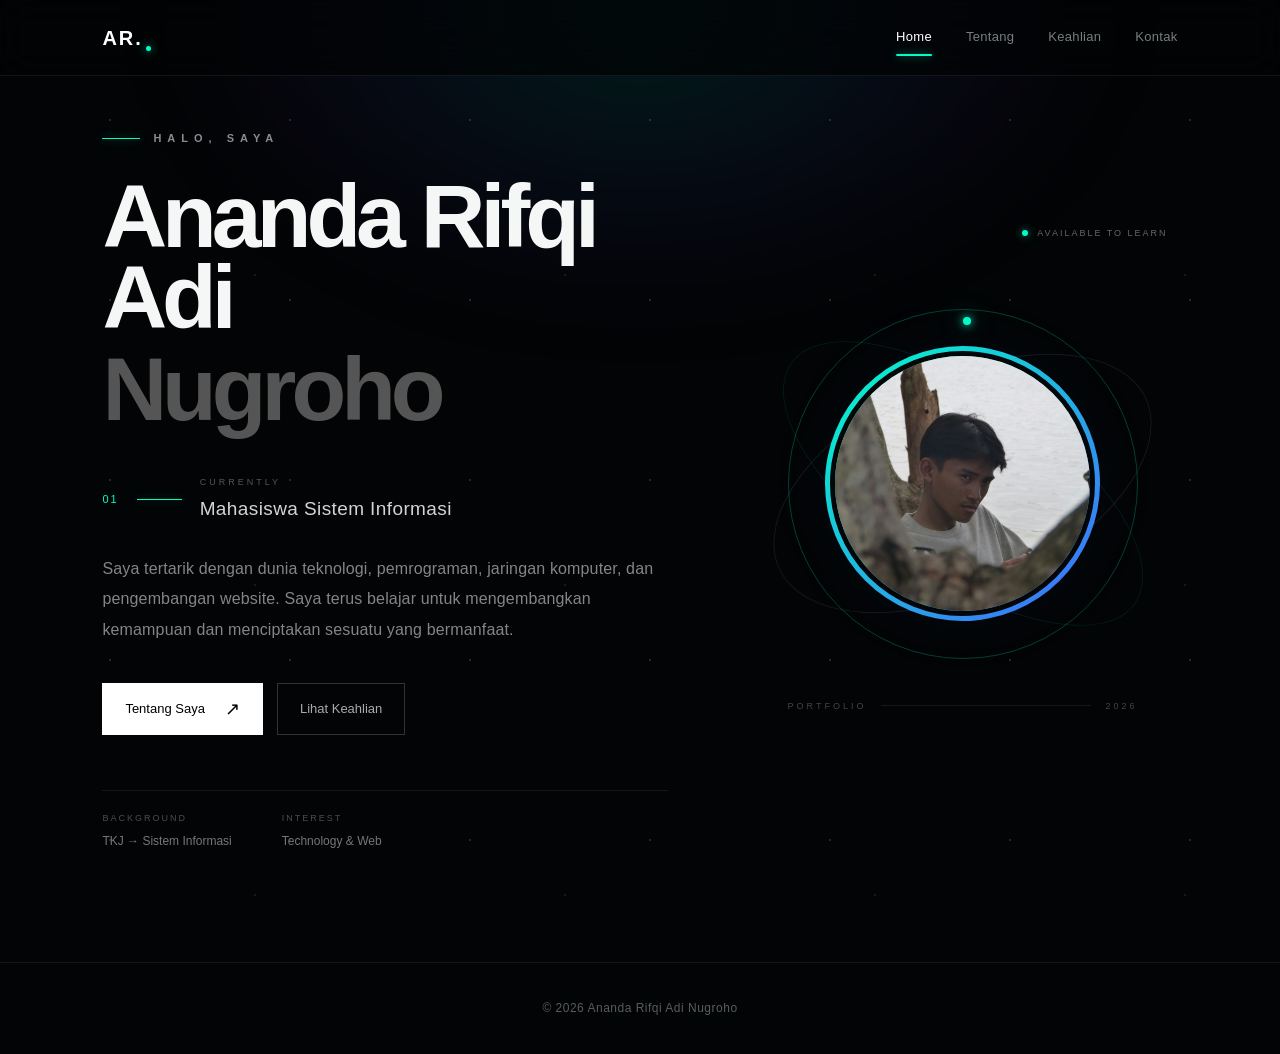
<file: portofolio/index.html>
<!DOCTYPE html>
<html lang="id">
<head>
    <meta charset="UTF-8">
    <meta name="viewport" content="width=device-width, initial-scale=1.0">

    <title>Ananda Rifqi | Portfolio</title>

    <link rel="stylesheet" href="css/global.css">
    <link rel="stylesheet" href="css/home.css">
</head>

<body>

    <!-- NAVBAR -->
    <nav class="navbar">

        <div class="logo">
            AR.
        </div>

        <div class="menu">
            <a href="index.html" class="active">Home</a>
            <a href="tentang.html">Tentang</a>
            <a href="keahlian.html">Keahlian</a>
            <a href="kontak.html">Kontak</a>
        </div>

    </nav>


    <!-- HOME -->
    <main class="home">

        <!-- LEFT CONTENT -->
        <section class="home-content">

            <div class="home-intro">
                <span class="intro-line"></span>
                <span>HALO, SAYA</span>
            </div>

            <h1>
                Ananda Rifqi Adi
                <span>Nugroho</span>
            </h1>

            <div class="home-role">

                <span class="role-number">01</span>

                <div class="role-divider"></div>

                <div>
                    <p class="role-label">CURRENTLY</p>
                    <h2>Mahasiswa Sistem Informasi</h2>
                </div>

            </div>

            <p class="home-description">
                Saya tertarik dengan dunia teknologi, pemrograman,
                jaringan komputer, dan pengembangan website.
                Saya terus belajar untuk mengembangkan kemampuan
                dan menciptakan sesuatu yang bermanfaat.
            </p>


            <!-- BUTTON -->
            <div class="home-buttons">

                <a href="tentang.html" class="btn-primary">
                    <span>Tentang Saya</span>
                    <span class="arrow">↗</span>
                </a>

                <a href="keahlian.html" class="btn-secondary">
                    Lihat Keahlian
                </a>

            </div>


            <!-- SMALL INFO -->
            <div class="home-info">

                <div>
                    <span class="info-title">BACKGROUND</span>
                    <span>TKJ → Sistem Informasi</span>
                </div>

                <div>
                    <span class="info-title">INTEREST</span>
                    <span>Technology & Web</span>
                </div>

            </div>

        </section>


        <!-- RIGHT PROFILE -->
        <section class="home-visual">

            <div class="visual-label">
                <span class="status-dot"></span>
                AVAILABLE TO LEARN
            </div>


            <div class="profile-container">

                <div class="profile-glow"></div>

                <div class="orbit orbit-one"></div>
                <div class="orbit orbit-two"></div>

                <div class="profile-ring">
                    <span></span>
                </div>

                <div class="profile-frame">

                    <img
                        src="images/foto_profile.jpeg"
                        alt="Foto Profil Ananda Rifqi"
                        class="profile-image"
                    >

                </div>

            </div>


            <div class="visual-bottom">

                <span>PORTFOLIO</span>

                <div class="visual-line"></div>

                <span>2026</span>

            </div>

        </section>

    </main>


    <!-- FOOTER -->
    <footer>
        © 2026 Ananda Rifqi Adi Nugroho
    </footer>


    <script src="js/script.js"></script>

</body>
</html>
</file>
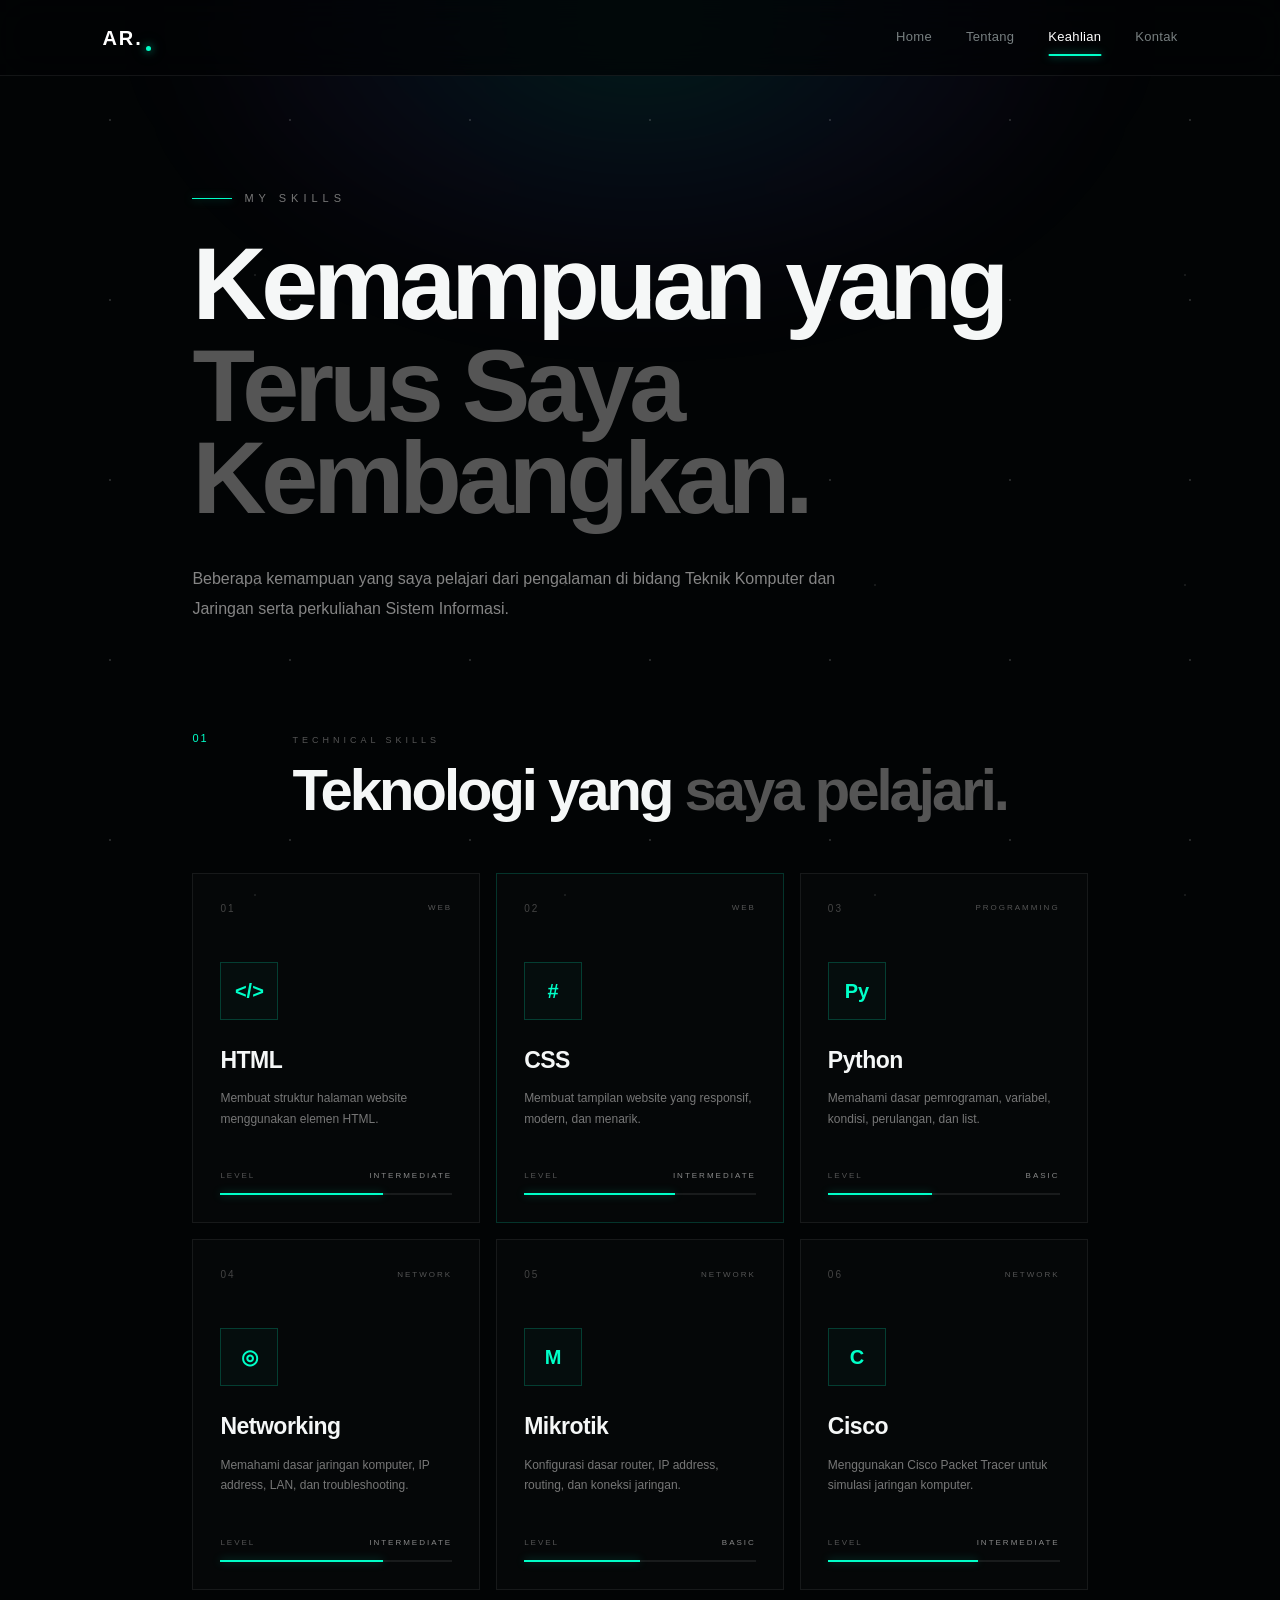
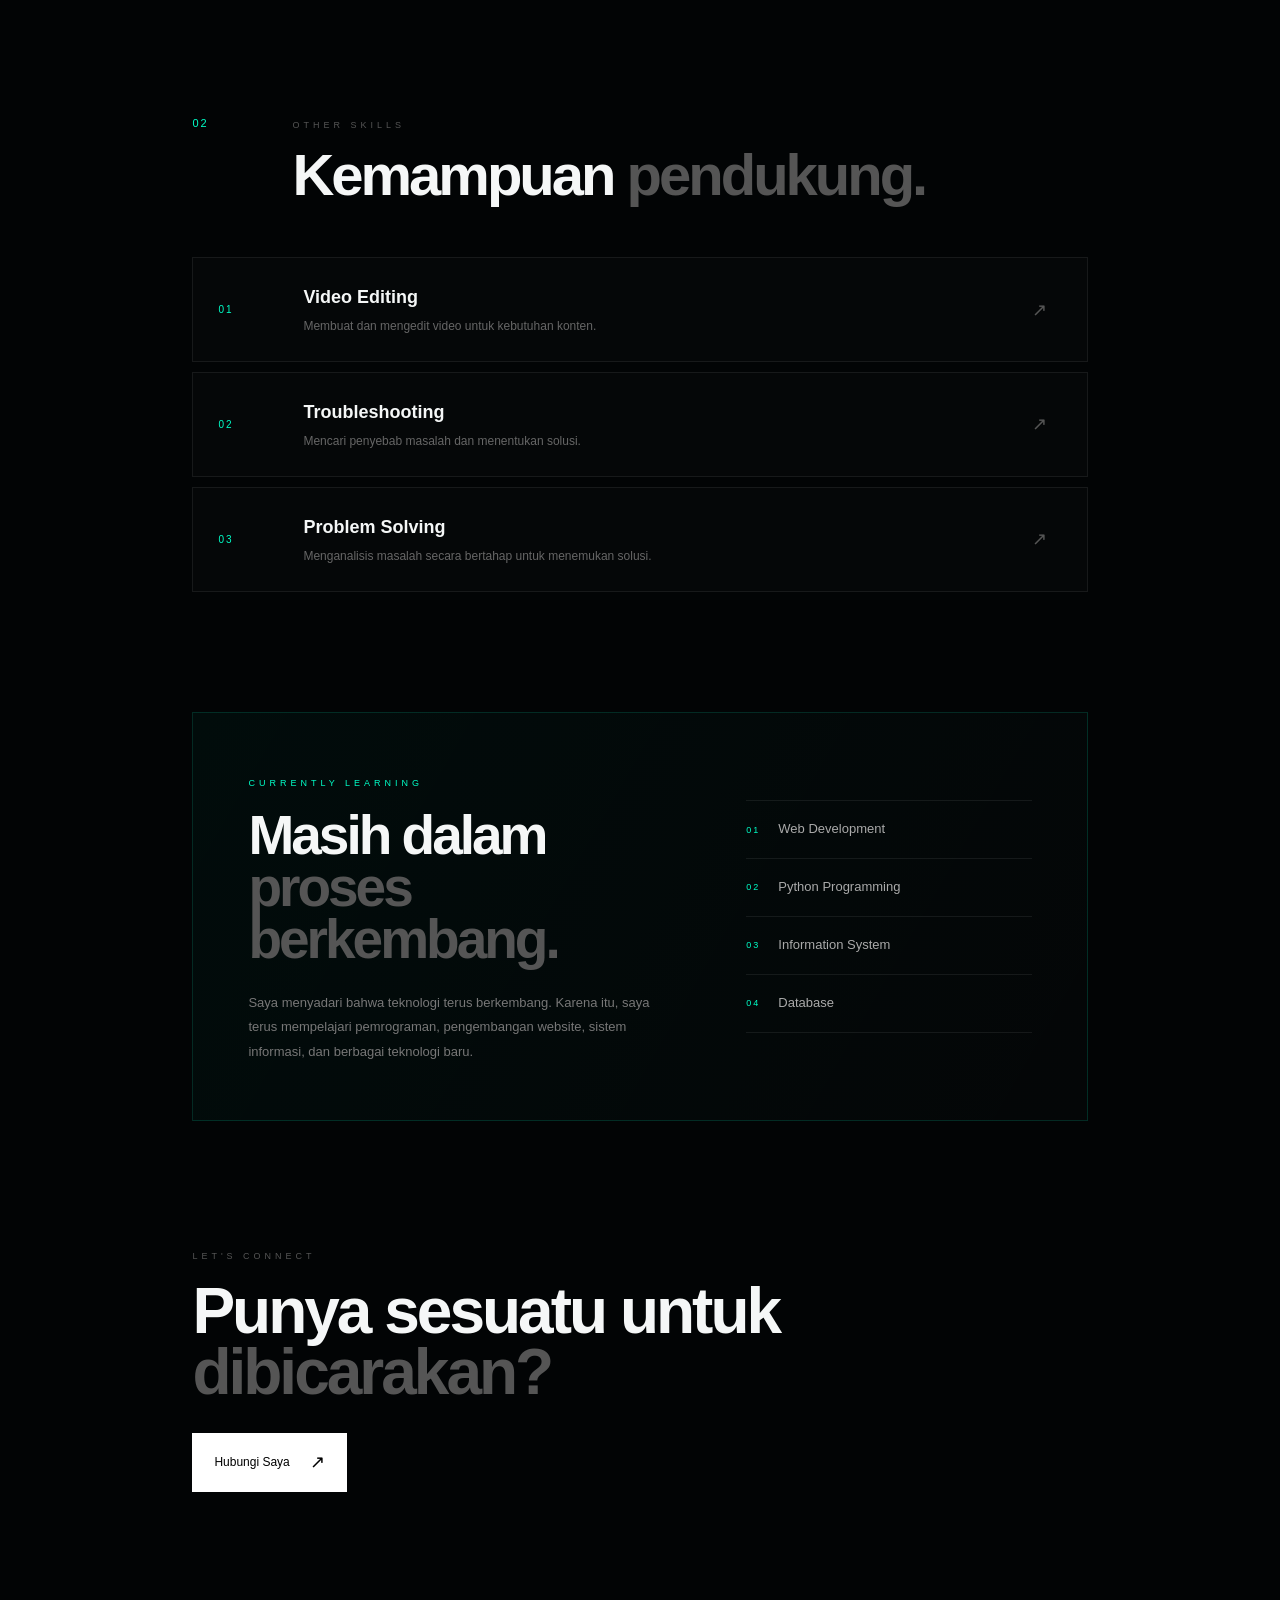
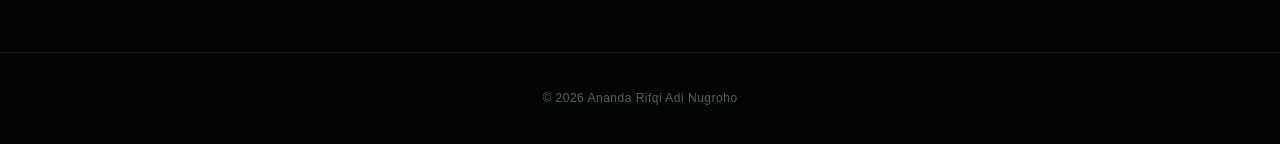
<file: portofolio/keahlian.html>
<!DOCTYPE html>
<html lang="id">

<head>
    <meta charset="UTF-8">
    <meta name="viewport" content="width=device-width, initial-scale=1.0">

    <title>Keahlian | Ananda Rifqi</title>

    <link rel="stylesheet" href="css/global.css">
    <link rel="stylesheet" href="css/keahlian.css">
</head>

<body>

    <!-- NAVBAR -->
    <nav class="navbar">

        <div class="logo">
            AR.
        </div>

        <div class="menu">
            <a href="index.html">Home</a>
            <a href="tentang.html">Tentang</a>
            <a href="keahlian.html" class="active">Keahlian</a>
            <a href="kontak.html">Kontak</a>
        </div>

    </nav>


    <!-- SKILLS PAGE -->
    <main class="skills-page">


        <!-- HERO -->
        <section class="skills-hero">

            <div class="skills-label">
                <span></span>
                MY SKILLS
            </div>

            <h1>
                Kemampuan yang
                <span>Terus Saya Kembangkan.</span>
            </h1>

            <p>
                Beberapa kemampuan yang saya pelajari dari pengalaman
                di bidang Teknik Komputer dan Jaringan serta perkuliahan
                Sistem Informasi.
            </p>

        </section>


        <!-- TECHNICAL SKILLS -->
        <section class="technical-section">

            <div class="section-heading">

                <div class="section-number">
                    01
                </div>

                <div>
                    <span class="section-label">
                        TECHNICAL SKILLS
                    </span>

                    <h2>
                        Teknologi yang
                        <span>saya pelajari.</span>
                    </h2>
                </div>

            </div>


            <div class="skills-grid">


                <!-- HTML -->
                <article class="skill-card">

                    <div class="skill-top">
                        <span class="skill-number">01</span>
                        <span class="skill-category">WEB</span>
                    </div>

                    <div class="skill-icon">
                        &lt;/&gt;
                    </div>

                    <h3>HTML</h3>

                    <p>
                        Membuat struktur halaman website
                        menggunakan elemen HTML.
                    </p>

                    <div class="skill-level">
                        <span>LEVEL</span>
                        <span>INTERMEDIATE</span>
                    </div>

                    <div class="skill-bar">
                        <span style="width: 70%;"></span>
                    </div>

                </article>


                <!-- CSS -->
                <article class="skill-card featured">

                    <div class="skill-top">
                        <span class="skill-number">02</span>
                        <span class="skill-category">WEB</span>
                    </div>

                    <div class="skill-icon">
                        #
                    </div>

                    <h3>CSS</h3>

                    <p>
                        Membuat tampilan website yang responsif,
                        modern, dan menarik.
                    </p>

                    <div class="skill-level">
                        <span>LEVEL</span>
                        <span>INTERMEDIATE</span>
                    </div>

                    <div class="skill-bar">
                        <span style="width: 65%;"></span>
                    </div>

                </article>


                <!-- PYTHON -->
                <article class="skill-card">

                    <div class="skill-top">
                        <span class="skill-number">03</span>
                        <span class="skill-category">PROGRAMMING</span>
                    </div>

                    <div class="skill-icon">
                        Py
                    </div>

                    <h3>Python</h3>

                    <p>
                        Memahami dasar pemrograman,
                        variabel, kondisi, perulangan, dan list.
                    </p>

                    <div class="skill-level">
                        <span>LEVEL</span>
                        <span>BASIC</span>
                    </div>

                    <div class="skill-bar">
                        <span style="width: 45%;"></span>
                    </div>

                </article>


                <!-- NETWORKING -->
                <article class="skill-card">

                    <div class="skill-top">
                        <span class="skill-number">04</span>
                        <span class="skill-category">NETWORK</span>
                    </div>

                    <div class="skill-icon">
                        ◎
                    </div>

                    <h3>Networking</h3>

                    <p>
                        Memahami dasar jaringan komputer,
                        IP address, LAN, dan troubleshooting.
                    </p>

                    <div class="skill-level">
                        <span>LEVEL</span>
                        <span>INTERMEDIATE</span>
                    </div>

                    <div class="skill-bar">
                        <span style="width: 70%;"></span>
                    </div>

                </article>


                <!-- MIKROTIK -->
                <article class="skill-card">

                    <div class="skill-top">
                        <span class="skill-number">05</span>
                        <span class="skill-category">NETWORK</span>
                    </div>

                    <div class="skill-icon">
                        M
                    </div>

                    <h3>Mikrotik</h3>

                    <p>
                        Konfigurasi dasar router,
                        IP address, routing, dan koneksi jaringan.
                    </p>

                    <div class="skill-level">
                        <span>LEVEL</span>
                        <span>BASIC</span>
                    </div>

                    <div class="skill-bar">
                        <span style="width: 50%;"></span>
                    </div>

                </article>


                <!-- CISCO -->
                <article class="skill-card">

                    <div class="skill-top">
                        <span class="skill-number">06</span>
                        <span class="skill-category">NETWORK</span>
                    </div>

                    <div class="skill-icon">
                        C
                    </div>

                    <h3>Cisco</h3>

                    <p>
                        Menggunakan Cisco Packet Tracer
                        untuk simulasi jaringan komputer.
                    </p>

                    <div class="skill-level">
                        <span>LEVEL</span>
                        <span>INTERMEDIATE</span>
                    </div>

                    <div class="skill-bar">
                        <span style="width: 65%;"></span>
                    </div>

                </article>

            </div>

        </section>


        <!-- OTHER SKILLS -->
        <section class="other-section">

            <div class="section-heading">

                <div class="section-number">
                    02
                </div>

                <div>
                    <span class="section-label">
                        OTHER SKILLS
                    </span>

                    <h2>
                        Kemampuan
                        <span>pendukung.</span>
                    </h2>
                </div>

            </div>


            <div class="other-grid">

                <div class="other-card">

                    <span class="other-number">
                        01
                    </span>

                    <div>
                        <h3>Video Editing</h3>

                        <p>
                            Membuat dan mengedit video
                            untuk kebutuhan konten.
                        </p>
                    </div>

                    <span class="other-arrow">↗</span>

                </div>


                <div class="other-card">

                    <span class="other-number">
                        02
                    </span>

                    <div>
                        <h3>Troubleshooting</h3>

                        <p>
                            Mencari penyebab masalah
                            dan menentukan solusi.
                        </p>
                    </div>

                    <span class="other-arrow">↗</span>

                </div>


                <div class="other-card">

                    <span class="other-number">
                        03
                    </span>

                    <div>
                        <h3>Problem Solving</h3>

                        <p>
                            Menganalisis masalah secara
                            bertahap untuk menemukan solusi.
                        </p>
                    </div>

                    <span class="other-arrow">↗</span>

                </div>

            </div>

        </section>


        <!-- CURRENTLY LEARNING -->
        <section class="learning-section">

            <div class="learning-box">

                <div class="learning-content">

                    <span class="learning-label">
                        CURRENTLY LEARNING
                    </span>

                    <h2>
                        Masih dalam
                        <span>proses berkembang.</span>
                    </h2>

                    <p>
                        Saya menyadari bahwa teknologi terus berkembang.
                        Karena itu, saya terus mempelajari pemrograman,
                        pengembangan website, sistem informasi,
                        dan berbagai teknologi baru.
                    </p>

                </div>


                <div class="learning-list">

                    <div>
                        <span>01</span>
                        Web Development
                    </div>

                    <div>
                        <span>02</span>
                        Python Programming
                    </div>

                    <div>
                        <span>03</span>
                        Information System
                    </div>

                    <div>
                        <span>04</span>
                        Database
                    </div>

                </div>

            </div>

        </section>


        <!-- CTA -->
        <section class="skills-cta">

            <span>
                LET'S CONNECT
            </span>

            <h2>
                Punya sesuatu untuk
                <span>dibicarakan?</span>
            </h2>

            <a href="kontak.html">
                Hubungi Saya
                <b>↗</b>
            </a>

        </section>

    </main>


    <!-- FOOTER -->
    <footer>
        © 2026 Ananda Rifqi Adi Nugroho
    </footer>


    <script src="js/script.js"></script>

</body>

</html>
</file>
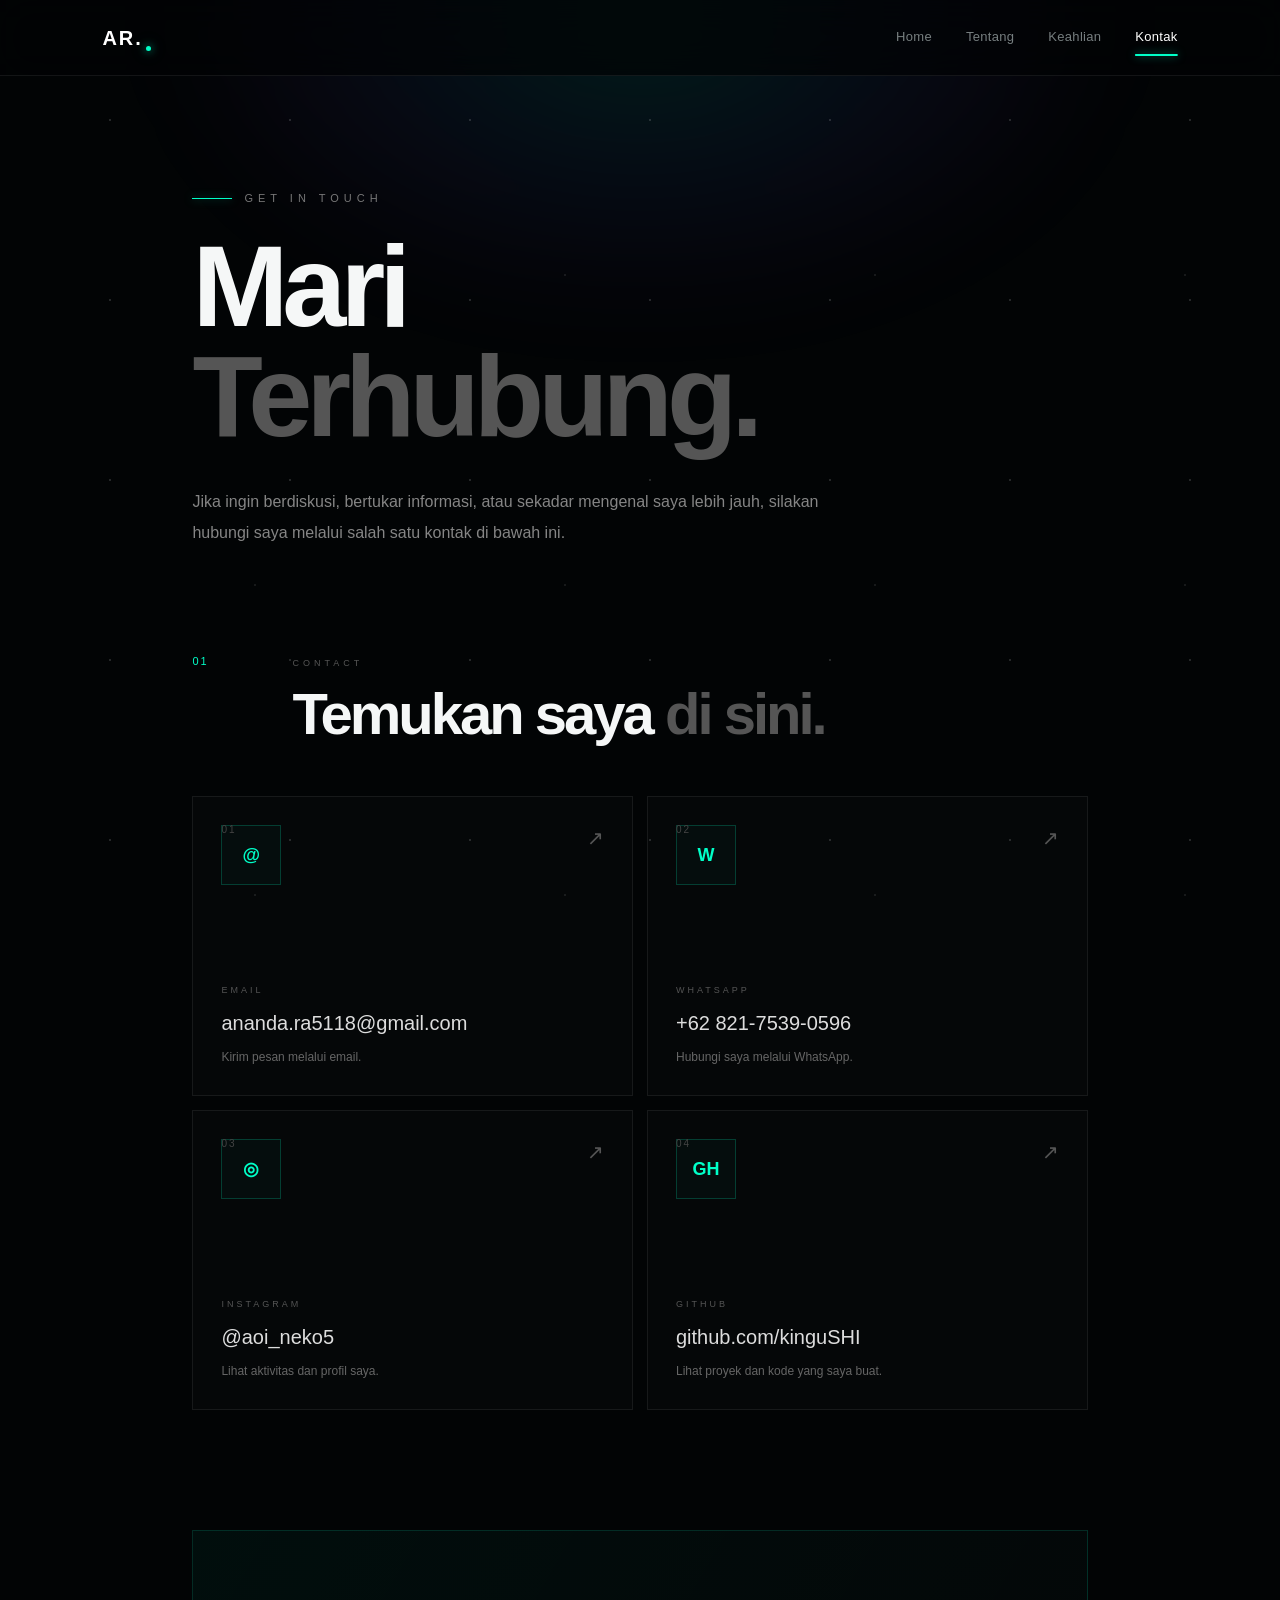
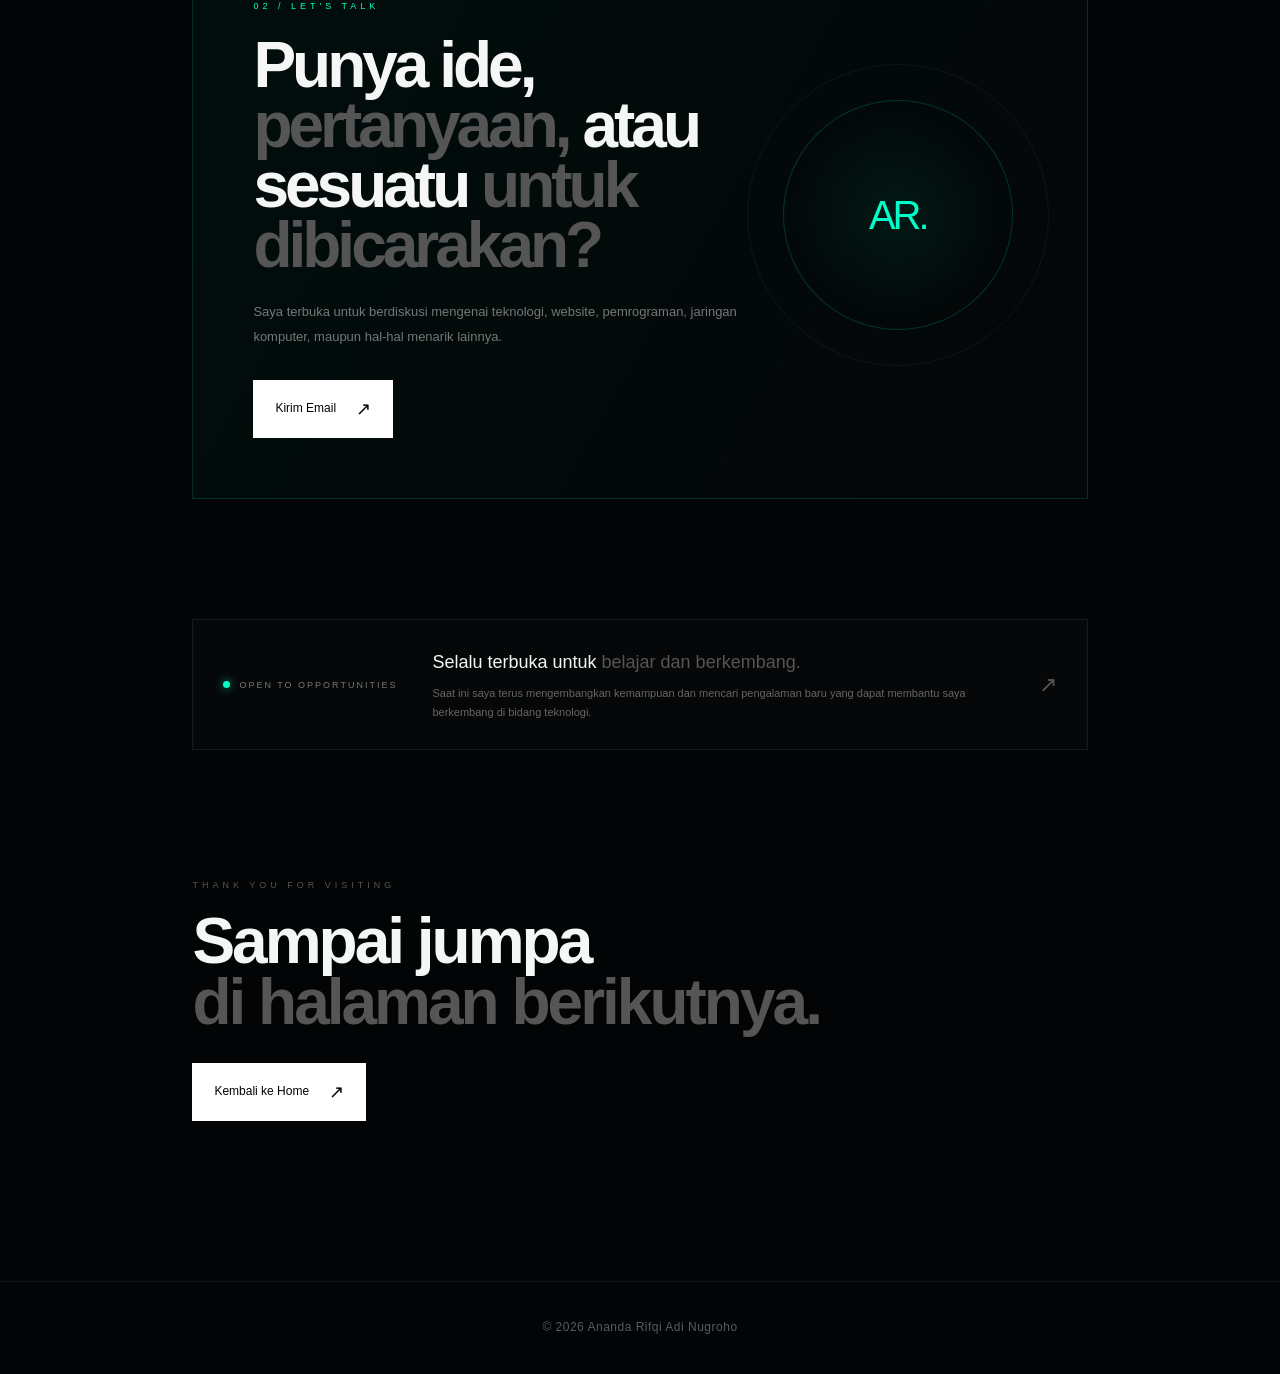
<file: portofolio/kontak.html>
<!DOCTYPE html>
<html lang="id">

<head>
    <meta charset="UTF-8">
    <meta name="viewport" content="width=device-width, initial-scale=1.0">

    <title>Kontak | Ananda Rifqi</title>

    <link rel="stylesheet" href="css/global.css">
    <link rel="stylesheet" href="css/kontak.css">
</head>

<body>

    <!-- NAVBAR -->
    <nav class="navbar">

        <div class="logo">
            AR.
        </div>

        <div class="menu">
            <a href="index.html">Home</a>
            <a href="tentang.html">Tentang</a>
            <a href="keahlian.html">Keahlian</a>
            <a href="kontak.html" class="active">Kontak</a>
        </div>

    </nav>


    <!-- CONTACT PAGE -->
    <main class="contact-page">


        <!-- HERO -->
        <section class="contact-hero">

            <div class="contact-label">
                <span></span>
                GET IN TOUCH
            </div>

            <h1>
                Mari
                <span>Terhubung.</span>
            </h1>

            <p>
                Jika ingin berdiskusi, bertukar informasi,
                atau sekadar mengenal saya lebih jauh,
                silakan hubungi saya melalui salah satu kontak
                di bawah ini.
            </p>

        </section>


        <!-- CONTACT CARDS -->
        <section class="contact-section">

            <div class="section-heading">

                <div class="section-number">
                    01
                </div>

                <div>
                    <span class="section-label">
                        CONTACT
                    </span>

                    <h2>
                        Temukan saya
                        <span>di sini.</span>
                    </h2>
                </div>

            </div>


            <div class="contact-grid">


                <!-- EMAIL -->
                <a
                    href="mailto:ananda.ra5118@gmail.com"
                    class="contact-card"
                >

                    <div class="contact-card-top">

                        <span class="contact-number">
                            01
                        </span>

                        <span class="contact-arrow">
                            ↗
                        </span>

                    </div>

                    <div class="contact-icon">
                        @
                    </div>

                    <span class="contact-type">
                        EMAIL
                    </span>

                    <h3>
                        ananda.ra5118@gmail.com
                    </h3>

                    <p>
                        Kirim pesan melalui email.
                    </p>

                </a>


                <!-- WHATSAPP -->
                <a
                    href="https://wa.me/62175390596"
                    target="_blank"
                    class="contact-card"
                >

                    <div class="contact-card-top">

                        <span class="contact-number">
                            02
                        </span>

                        <span class="contact-arrow">
                            ↗
                        </span>

                    </div>

                    <div class="contact-icon">
                        W
                    </div>

                    <span class="contact-type">
                        WHATSAPP
                    </span>

                    <h3>
                        +62 821-7539-0596
                    </h3>

                    <p>
                        Hubungi saya melalui WhatsApp.
                    </p>

                </a>


                <!-- INSTAGRAM -->
                <a
                    href="https://instagram.com/aoi_neko5"
                    target="_blank"
                    class="contact-card"
                >

                    <div class="contact-card-top">

                        <span class="contact-number">
                            03
                        </span>

                        <span class="contact-arrow">
                            ↗
                        </span>

                    </div>

                    <div class="contact-icon">
                        ◎
                    </div>

                    <span class="contact-type">
                        INSTAGRAM
                    </span>

                    <h3>
                        @aoi_neko5
                    </h3>

                    <p>
                        Lihat aktivitas dan profil saya.
                    </p>

                </a>


                <!-- GITHUB -->
                <a
                    href="https://github.com/kinguSHI"
                    target="_blank"
                    class="contact-card"
                >

                    <div class="contact-card-top">

                        <span class="contact-number">
                            04
                        </span>

                        <span class="contact-arrow">
                            ↗
                        </span>

                    </div>

                    <div class="contact-icon">
                        GH
                    </div>

                    <span class="contact-type">
                        GITHUB
                    </span>

                    <h3>
                        github.com/kinguSHI
                    </h3>

                    <p>
                        Lihat proyek dan kode yang saya buat.
                    </p>

                </a>

            </div>

        </section>


        <!-- LET'S TALK -->
        <section class="talk-section">

            <div class="talk-box">

                <div class="talk-content">

                    <span class="talk-label">
                        02 / LET'S TALK
                    </span>

                    <h2>
                        Punya ide,
                        <span>pertanyaan,</span>
                        atau sesuatu
                        <span>untuk dibicarakan?</span>
                    </h2>

                    <p>
                        Saya terbuka untuk berdiskusi mengenai teknologi,
                        website, pemrograman, jaringan komputer,
                        maupun hal-hal menarik lainnya.
                    </p>

                    <a
                        href="mailto:ananda.ra5118@gmail.com"
                        class="talk-button"
                    >
                        Kirim Email
                        <b>↗</b>
                    </a>

                </div>


                <div class="talk-decoration">

                    <div class="talk-circle">
                        <span>AR.</span>
                    </div>

                </div>

            </div>

        </section>


        <!-- AVAILABILITY -->
        <section class="availability-section">

            <div class="availability-box">

                <div class="availability-status">

                    <span class="availability-dot"></span>

                    <span>
                        OPEN TO OPPORTUNITIES
                    </span>

                </div>

                <div class="availability-text">

                    <h3>
                        Selalu terbuka untuk
                        <span>belajar dan berkembang.</span>
                    </h3>

                    <p>
                        Saat ini saya terus mengembangkan kemampuan
                        dan mencari pengalaman baru yang dapat membantu
                        saya berkembang di bidang teknologi.
                    </p>

                </div>

                <span class="availability-arrow">
                    ↗
                </span>

            </div>

        </section>


        <!-- FINAL CTA -->
        <section class="contact-final">

            <span>
                THANK YOU FOR VISITING
            </span>

            <h2>
                Sampai jumpa
                <span>di halaman berikutnya.</span>
            </h2>

            <a href="index.html">
                Kembali ke Home
                <b>↗</b>
            </a>

        </section>

    </main>


    <!-- FOOTER -->
    <footer>
        © 2026 Ananda Rifqi Adi Nugroho
    </footer>


    <script src="js/script.js"></script>

</body>

</html>
</file>
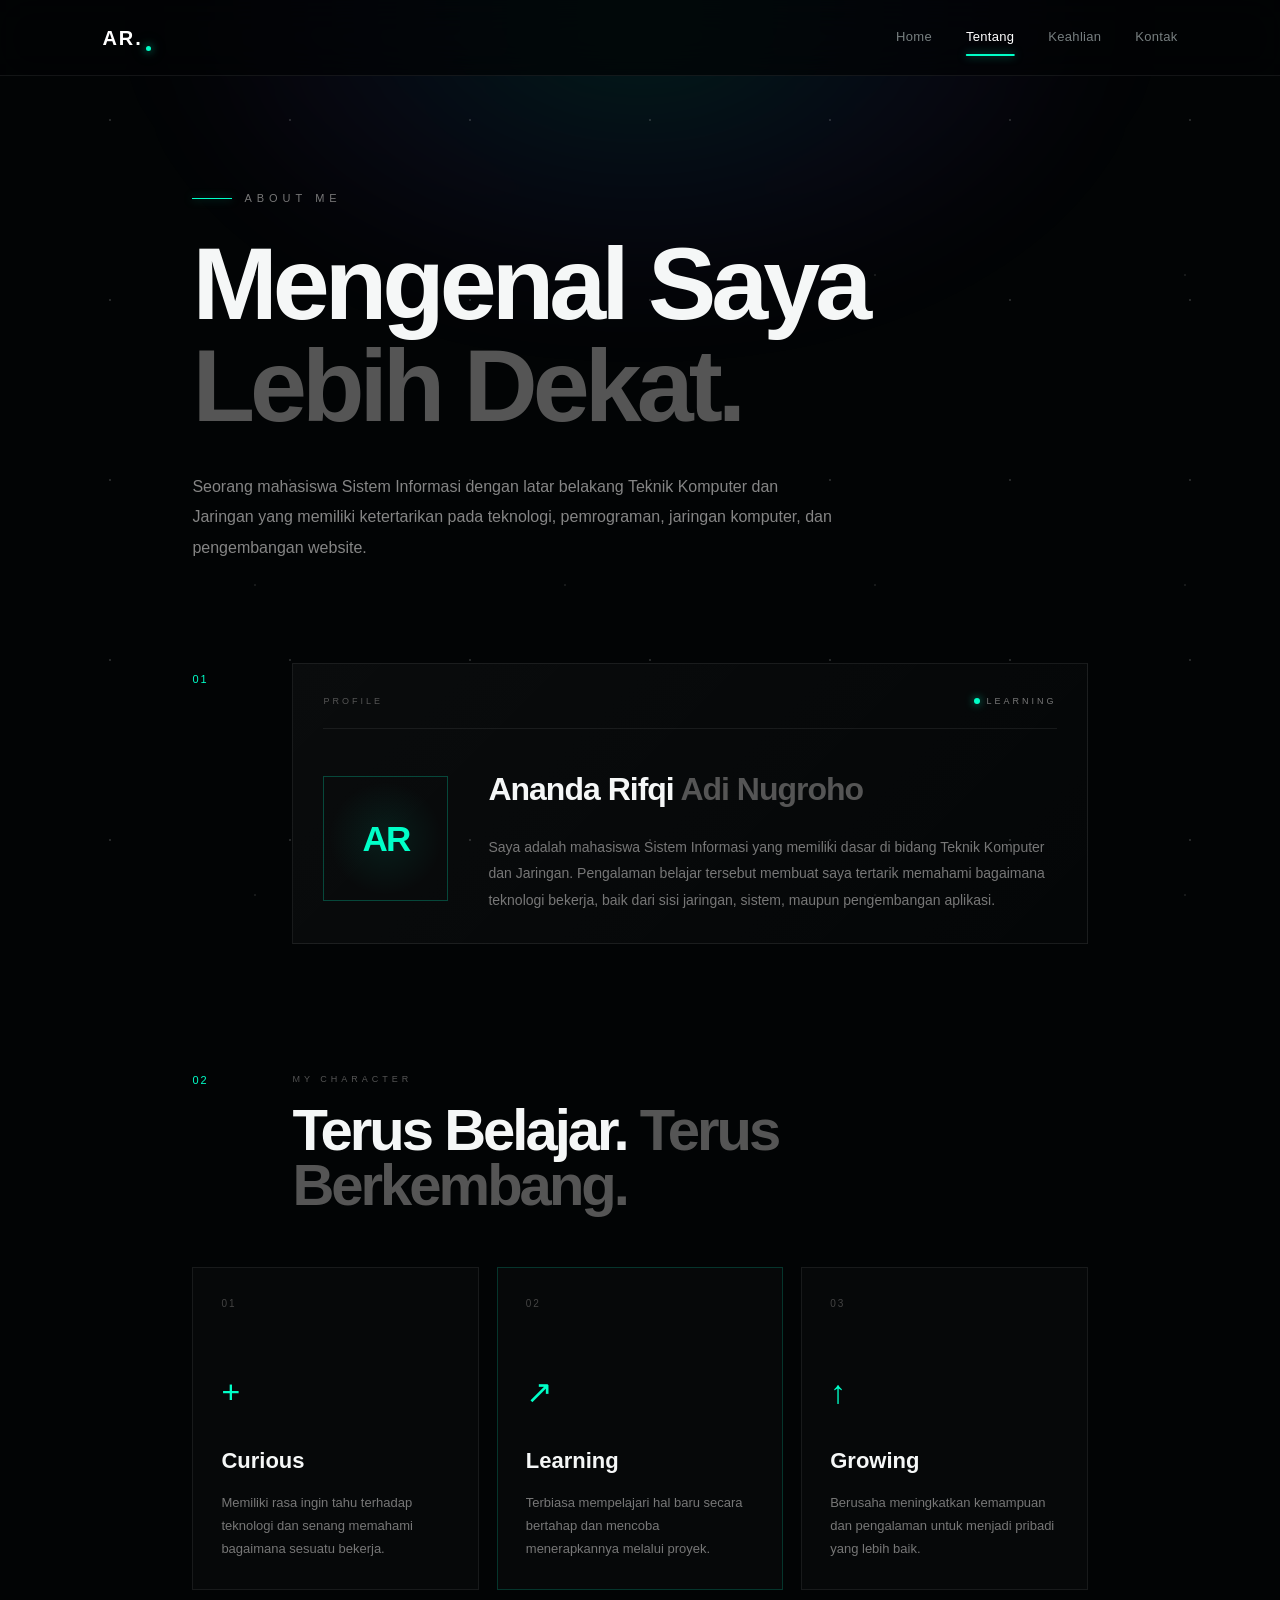
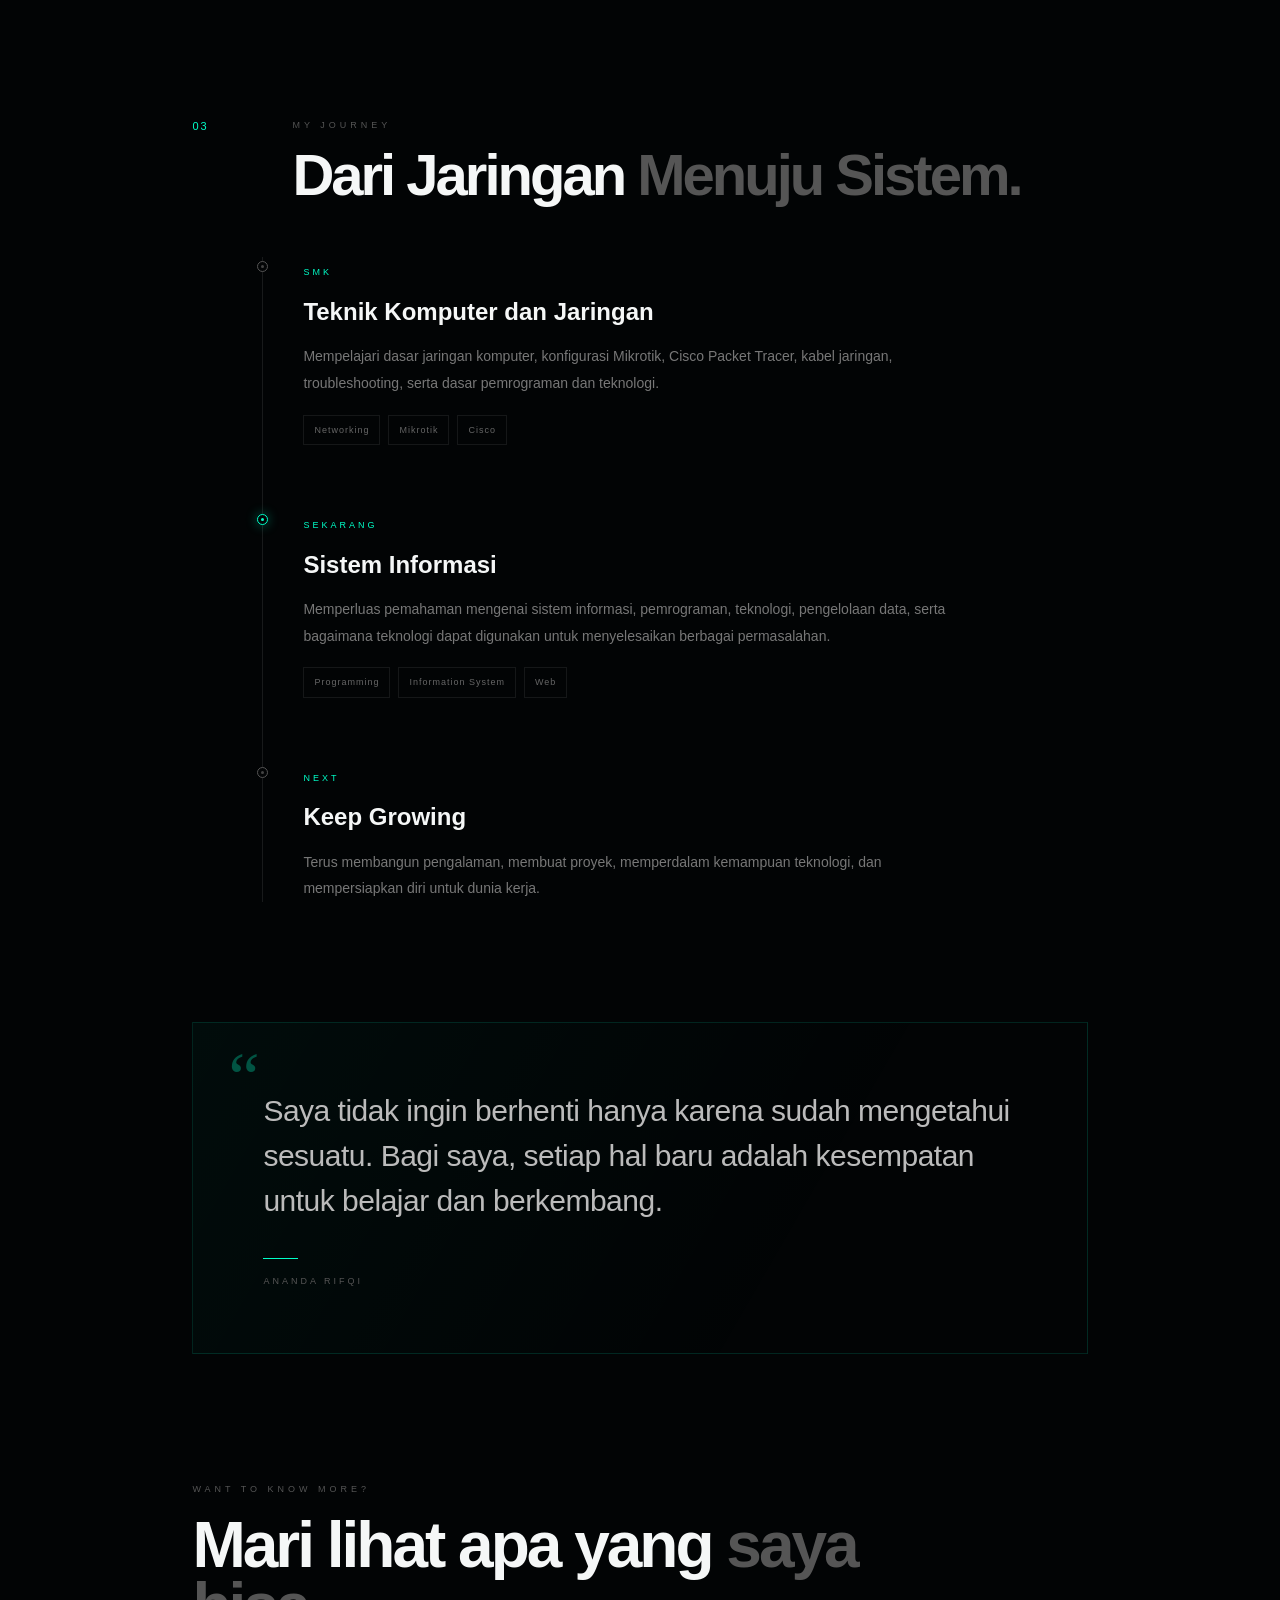
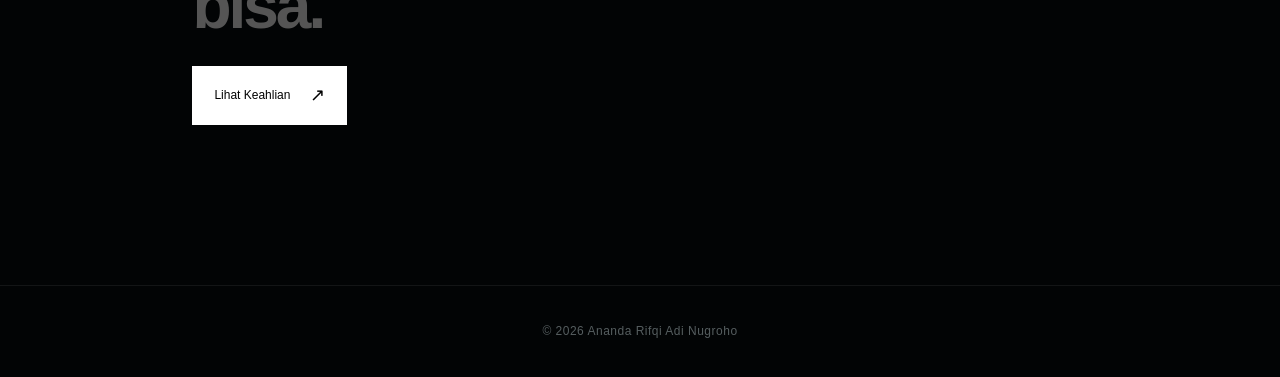
<file: portofolio/tentang.html>
<!DOCTYPE html>
<html lang="id">

<head>
    <meta charset="UTF-8">
    <meta name="viewport" content="width=device-width, initial-scale=1.0">

    <title>Tentang Saya | Ananda Rifqi</title>

    <link rel="stylesheet" href="css/global.css">
    <link rel="stylesheet" href="css/tentang.css">
</head>

<body>

    <!-- NAVBAR -->
    <nav class="navbar">

        <div class="logo">
            AR.
        </div>

        <div class="menu">
            <a href="index.html">Home</a>
            <a href="tentang.html" class="active">Tentang</a>
            <a href="keahlian.html">Keahlian</a>
            <a href="kontak.html">Kontak</a>
        </div>

    </nav>


    <!-- ABOUT -->
    <main class="about-page">

        <!-- HERO -->
        <section class="about-hero">

            <div class="about-label">
                <span></span>
                ABOUT ME
            </div>

            <h1>
                Mengenal Saya
                <span>Lebih Dekat.</span>
            </h1>

            <p>
                Seorang mahasiswa Sistem Informasi dengan latar belakang
                Teknik Komputer dan Jaringan yang memiliki ketertarikan
                pada teknologi, pemrograman, jaringan komputer,
                dan pengembangan website.
            </p>

        </section>


        <!-- PROFILE CARD -->
        <section class="profile-section">

            <div class="section-number">
                01
            </div>

            <div class="profile-card">

                <div class="profile-card-top">

                    <span>PROFILE</span>

                    <span class="profile-status">
                        <i></i>
                        LEARNING
                    </span>

                </div>

                <div class="profile-card-content">

                    <div class="profile-symbol">
                        AR
                    </div>

                    <div class="profile-text">

                        <h2>
                            Ananda Rifqi
                            <span>Adi Nugroho</span>
                        </h2>

                        <p>
                            Saya adalah mahasiswa Sistem Informasi
                            yang memiliki dasar di bidang Teknik Komputer
                            dan Jaringan. Pengalaman belajar tersebut
                            membuat saya tertarik memahami bagaimana
                            teknologi bekerja, baik dari sisi jaringan,
                            sistem, maupun pengembangan aplikasi.
                        </p>

                    </div>

                </div>

            </div>

        </section>


        <!-- CHARACTER -->
        <section class="character-section">

            <div class="section-heading">

                <div class="section-number">
                    02
                </div>

                <div>
                    <span class="small-title">MY CHARACTER</span>

                    <h2>
                        Terus Belajar.
                        <span>Terus Berkembang.</span>
                    </h2>
                </div>

            </div>


            <div class="character-grid">

                <article class="character-card">

                    <div class="card-number">
                        01
                    </div>

                    <div class="card-icon">
                        +
                    </div>

                    <h3>Curious</h3>

                    <p>
                        Memiliki rasa ingin tahu terhadap teknologi
                        dan senang memahami bagaimana sesuatu bekerja.
                    </p>

                </article>


                <article class="character-card featured">

                    <div class="card-number">
                        02
                    </div>

                    <div class="card-icon">
                        ↗
                    </div>

                    <h3>Learning</h3>

                    <p>
                        Terbiasa mempelajari hal baru secara bertahap
                        dan mencoba menerapkannya melalui proyek.
                    </p>

                </article>


                <article class="character-card">

                    <div class="card-number">
                        03
                    </div>

                    <div class="card-icon">
                        ↑
                    </div>

                    <h3>Growing</h3>

                    <p>
                        Berusaha meningkatkan kemampuan dan pengalaman
                        untuk menjadi pribadi yang lebih baik.
                    </p>

                </article>

            </div>

        </section>


        <!-- JOURNEY -->
        <section class="journey-section">

            <div class="section-heading">

                <div class="section-number">
                    03
                </div>

                <div>
                    <span class="small-title">MY JOURNEY</span>

                    <h2>
                        Dari Jaringan
                        <span>Menuju Sistem.</span>
                    </h2>
                </div>

            </div>


            <div class="timeline">

                <!-- ITEM 1 -->
                <div class="timeline-item">

                    <div class="timeline-marker">
                        <span></span>
                    </div>

                    <div class="timeline-content">

                        <span class="timeline-year">
                            SMK
                        </span>

                        <h3>
                            Teknik Komputer dan Jaringan
                        </h3>

                        <p>
                            Mempelajari dasar jaringan komputer,
                            konfigurasi Mikrotik, Cisco Packet Tracer,
                            kabel jaringan, troubleshooting,
                            serta dasar pemrograman dan teknologi.
                        </p>

                        <div class="timeline-tags">
                            <span>Networking</span>
                            <span>Mikrotik</span>
                            <span>Cisco</span>
                        </div>

                    </div>

                </div>


                <!-- ITEM 2 -->
                <div class="timeline-item active">

                    <div class="timeline-marker">
                        <span></span>
                    </div>

                    <div class="timeline-content">

                        <span class="timeline-year">
                            SEKARANG
                        </span>

                        <h3>
                            Sistem Informasi
                        </h3>

                        <p>
                            Memperluas pemahaman mengenai sistem informasi,
                            pemrograman, teknologi, pengelolaan data,
                            serta bagaimana teknologi dapat digunakan
                            untuk menyelesaikan berbagai permasalahan.
                        </p>

                        <div class="timeline-tags">
                            <span>Programming</span>
                            <span>Information System</span>
                            <span>Web</span>
                        </div>

                    </div>

                </div>


                <!-- ITEM 3 -->
                <div class="timeline-item future">

                    <div class="timeline-marker">
                        <span></span>
                    </div>

                    <div class="timeline-content">

                        <span class="timeline-year">
                            NEXT
                        </span>

                        <h3>
                            Keep Growing
                        </h3>

                        <p>
                            Terus membangun pengalaman, membuat proyek,
                            memperdalam kemampuan teknologi, dan
                            mempersiapkan diri untuk dunia kerja.
                        </p>

                    </div>

                </div>

            </div>

        </section>


        <!-- PERSONAL -->
        <section class="personal-section">

            <div class="personal-box">

                <span class="quote-mark">“</span>

                <p>
                    Saya tidak ingin berhenti hanya karena sudah
                    mengetahui sesuatu. Bagi saya, setiap hal baru
                    adalah kesempatan untuk belajar dan berkembang.
                </p>

                <div class="quote-line"></div>

                <span class="quote-author">
                    ANANDA RIFQI
                </span>

            </div>

        </section>


        <!-- CTA -->
        <section class="about-cta">

            <span>
                WANT TO KNOW MORE?
            </span>

            <h2>
                Mari lihat apa yang
                <span>saya bisa.</span>
            </h2>

            <a href="keahlian.html">
                Lihat Keahlian
                <b>↗</b>
            </a>

        </section>

    </main>


    <!-- FOOTER -->
    <footer>
        © 2026 Ananda Rifqi Adi Nugroho
    </footer>


    <script src="js/script.js"></script>

</body>

</html>
</file>
<file: portofolio/css/global.css>
/* =========================================================
   GLOBAL CSS
   Portfolio Ananda Rifqi
   ========================================================= */

/* =========================
   RESET
   ========================= */

* {
    margin: 0;
    padding: 0;
    box-sizing: border-box;
}

html {
    scroll-behavior: smooth;
}

body {
    min-height: 100vh;
    font-family:
        Inter,
        "Segoe UI",
        Arial,
        Helvetica,
        sans-serif;

    color: #f5f7f7;
    background: #020405;

    overflow-x: hidden;
    line-height: 1.6;

    -webkit-font-smoothing: antialiased;
    text-rendering: optimizeLegibility;
}

/* =========================
   SELECTION
   ========================= */

::selection {
    background: rgba(0, 255, 200, 0.25);
    color: #ffffff;
}

/* =========================
   SCROLLBAR
   ========================= */

::-webkit-scrollbar {
    width: 7px;
}

::-webkit-scrollbar-track {
    background: #020405;
}

::-webkit-scrollbar-thumb {
    background: #1d3935;
    border-radius: 20px;
}

::-webkit-scrollbar-thumb:hover {
    background: #00ffc8;
}

/* Firefox */
html {
    scrollbar-color: #1d3935 #020405;
    scrollbar-width: thin;
}

/* =========================
   AURORA BACKGROUND
   ========================= */

body::before {
    content: "";

    position: fixed;
    z-index: -3;

    width: 900px;
    height: 550px;

    top: -260px;
    left: 50%;

    transform: translateX(-50%);

    background:
        radial-gradient(
            ellipse,
            rgba(0, 255, 200, 0.11) 0%,
            rgba(55, 125, 255, 0.07) 38%,
            rgba(150, 70, 255, 0.045) 58%,
            transparent 75%
        );

    filter: blur(55px);

    pointer-events: none;

    animation: auroraFloat 15s ease-in-out infinite alternate;
}

/* =========================
   STAR FIELD
   ========================= */

body::after {
    content: "";

    position: fixed;
    inset: 0;

    z-index: -2;

    pointer-events: none;

    opacity: 0.22;

    background-image:
        radial-gradient(
            circle,
            rgba(255, 255, 255, 0.65) 1px,
            transparent 1px
        ),
        radial-gradient(
            circle,
            rgba(255, 255, 255, 0.4) 1px,
            transparent 1px
        );

    background-size:
        180px 180px,
        310px 310px;

    background-position:
        20px 30px,
        100px 120px;

    animation: starsMove 45s linear infinite;
}

/* =========================
   NAVBAR
   ========================= */

.navbar {
    position: fixed;

    top: 0;
    left: 0;

    width: 100%;
    height: 76px;

    padding: 0 8%;

    display: flex;
    align-items: center;
    justify-content: space-between;

    background: rgba(2, 4, 5, 0.72);

    border-bottom: 1px solid rgba(255, 255, 255, 0.07);

    backdrop-filter: blur(18px);
    -webkit-backdrop-filter: blur(18px);

    z-index: 1000;

    transition:
        background 0.3s ease,
        border-color 0.3s ease;
}

/* =========================
   LOGO
   ========================= */

.logo {
    color: #ffffff;

    font-size: 20px;
    font-weight: 800;

    letter-spacing: 2px;

    text-decoration: none;

    position: relative;

    transition:
        color 0.3s ease,
        transform 0.3s ease;
}

.logo::after {
    content: "";

    position: absolute;

    width: 5px;
    height: 5px;

    right: -8px;
    bottom: 3px;

    border-radius: 50%;

    background: #00ffc8;

    box-shadow:
        0 0 8px rgba(0, 255, 200, 0.8),
        0 0 18px rgba(0, 255, 200, 0.35);
}

.logo:hover {
    color: #00ffc8;
    transform: translateY(-1px);
}

/* =========================
   NAVIGATION MENU
   ========================= */

.menu {
    display: flex;
    align-items: center;
    gap: 34px;
}

.menu a {
    position: relative;

    color: #777f80;

    text-decoration: none;

    font-size: 13px;
    font-weight: 500;

    letter-spacing: 0.3px;

    padding: 8px 0;

    transition:
        color 0.3s ease,
        transform 0.3s ease;
}

.menu a:hover,
.menu a.active {
    color: #ffffff;
}

.menu a::after {
    content: "";

    position: absolute;

    left: 50%;
    bottom: 0;

    width: 0;
    height: 2px;

    border-radius: 10px;

    background: #00ffc8;

    transform: translateX(-50%);

    box-shadow:
        0 0 8px rgba(0, 255, 200, 0.55);

    transition: width 0.3s ease;
}

.menu a:hover::after,
.menu a.active::after {
    width: 100%;
}

/* =========================
   GENERAL LINKS
   ========================= */

a {
    color: inherit;
}

/* =========================
   BUTTON BASE
   ========================= */

button,
a {
    -webkit-tap-highlight-color: transparent;
}

button {
    font-family: inherit;
}

/* =========================
   FOOTER
   ========================= */

footer {
    position: relative;

    padding: 36px 8%;

    margin-top: 30px;

    border-top: 1px solid rgba(255, 255, 255, 0.07);

    text-align: center;

    color: #565e60;

    font-size: 12px;
    letter-spacing: 0.5px;
}

/* =========================
   PAGE TRANSITION
   ========================= */

main {
    animation: pageEnter 0.7s ease both;
}

/* =========================
   AURORA ANIMATION
   ========================= */

@keyframes auroraFloat {

    0% {
        transform:
            translateX(-50%)
            translateY(0)
            rotate(-2deg);
    }

    50% {
        transform:
            translateX(-50%)
            translateY(45px)
            rotate(2deg);
    }

    100% {
        transform:
            translateX(-50%)
            translateY(15px)
            rotate(-1deg);
    }
}

/* =========================
   STAR ANIMATION
   ========================= */

@keyframes starsMove {

    from {
        transform: translateY(0);
    }

    to {
        transform: translateY(-80px);
    }
}

/* =========================
   PAGE ENTER
   ========================= */

@keyframes pageEnter {

    from {
        opacity: 0;
        transform: translateY(8px);
    }

    to {
        opacity: 1;
        transform: translateY(0);
    }
}

/* =========================================================
   TABLET
   ========================================================= */

@media (max-width: 900px) {

    .navbar {
        padding: 0 6%;
    }

    .menu {
        gap: 24px;
    }

    .menu a {
        font-size: 12px;
    }

    footer {
        padding-left: 6%;
        padding-right: 6%;
    }
}

/* =========================================================
   MOBILE
   ========================================================= */

@media (max-width: 700px) {

    /* NAVBAR */

    .navbar {
        height: 68px;

        padding: 0 5%;

        background: rgba(2, 4, 5, 0.86);

        backdrop-filter: blur(20px);
        -webkit-backdrop-filter: blur(20px);
    }

    .logo {
        font-size: 18px;
        letter-spacing: 1.5px;
    }

    /* MENU */

    .menu {
        gap: 14px;
    }

    .menu a {
        font-size: 11px;
        padding: 7px 0;
    }

    .menu a::after {
        height: 1.5px;
    }

    /* BACKGROUND */

    body::before {
        width: 600px;
        height: 400px;

        top: -170px;

        filter: blur(50px);
    }

    body::after {
        opacity: 0.16;

        background-size:
            150px 150px,
            260px 260px;
    }

    /* FOOTER */

    footer {
        padding: 28px 5%;

        font-size: 11px;

        line-height: 1.7;
    }
}

/* =========================================================
   SMALL MOBILE
   ========================================================= */

@media (max-width: 480px) {

    .navbar {
        padding: 0 4%;
    }

    .logo {
        font-size: 16px;
    }

    .menu {
        gap: 10px;
    }

    .menu a {
        font-size: 10px;
    }

    footer {
        font-size: 10px;
    }
}

/* =========================================================
   VERY SMALL SCREEN
   ========================================================= */

@media (max-width: 360px) {

    .navbar {
        padding: 0 3%;
    }

    .logo {
        font-size: 15px;
    }

    .menu {
        gap: 8px;
    }

    .menu a {
        font-size: 9px;
    }
}

/* =========================================================
   REDUCE MOTION
   ========================================================= */

@media (prefers-reduced-motion: reduce) {

    html {
        scroll-behavior: auto;
    }

    *,
    *::before,
    *::after {
        animation-duration: 0.01ms !important;
        animation-iteration-count: 1 !important;
        transition-duration: 0.01ms !important;
    }
}
</file>
<file: portofolio/css/home.css>
/* ================================
   HOME
================================ */

.home {
    min-height: 100vh;
    padding: 130px 8% 80px;

    display: grid;
    grid-template-columns: 1.15fr .85fr;
    align-items: center;
    gap: 80px;

    position: relative;
}


/* ================================
   HOME CONTENT
================================ */

.home-content {
    max-width: 760px;

    opacity: 0;
    transform: translateX(-40px);

    animation: contentEnter 1s ease forwards;
}


/* INTRO */

.home-intro {
    display: flex;
    align-items: center;
    gap: 13px;

    margin-bottom: 28px;

    color: #8c8c8c;

    font-size: 11px;
    font-weight: 600;

    letter-spacing: 6px;
}

.intro-line {
    width: 38px;
    height: 1px;

    background: #00ffc8;

    box-shadow:
        0 0 8px rgba(0,255,200,.5);
}


/* NAME */

.home-content h1 {
    margin: 0;

    font-size: clamp(60px, 7vw, 100px);

    line-height: .91;

    letter-spacing: -5px;

    font-weight: 700;
}

.home-content h1 span {
    display: block;

    margin-top: 10px;

    color: #555;
}


/* ================================
   ROLE
================================ */

.home-role {
    display: flex;
    align-items: center;

    gap: 18px;

    margin-top: 45px;
}

.role-number {
    color: #00ffc8;

    font-size: 11px;

    letter-spacing: 2px;
}

.role-divider {
    width: 45px;
    height: 1px;

    background: #00ffc8;

    box-shadow:
        0 0 8px rgba(0,255,200,.4);
}

.role-label {
    margin: 0 0 4px;

    color: #555;

    font-size: 9px;

    letter-spacing: 3px;
}

.home-role h2 {
    margin: 0;

    color: #d4d4d4;

    font-size: 19px;

    font-weight: 400;

    letter-spacing: .4px;
}


/* ================================
   DESCRIPTION
================================ */

.home-description {
    max-width: 590px;

    margin: 30px 0 0;

    color: #858585;

    font-size: 16px;

    line-height: 1.9;

    letter-spacing: .15px;
}


/* ================================
   BUTTON
================================ */

.home-buttons {
    display: flex;

    gap: 14px;

    margin-top: 38px;
}


.btn-primary,
.btn-secondary {
    display: flex;
    align-items: center;
    justify-content: center;

    min-height: 52px;

    padding: 0 22px;

    text-decoration: none;

    font-size: 13px;

    transition:
        transform .3s ease,
        background .3s ease,
        border-color .3s ease,
        color .3s ease;
}


/* PRIMARY */

.btn-primary {
    gap: 20px;

    background: white;

    color: black;

    border: 1px solid white;
}

.btn-primary .arrow {
    font-size: 18px;

    transition:
        transform .3s ease;
}

.btn-primary:hover {
    transform: translateY(-4px);

    background: #00ffc8;

    border-color: #00ffc8;
}

.btn-primary:hover .arrow {
    transform: translate(3px, -3px);
}


/* SECONDARY */

.btn-secondary {
    color: #aaa;

    border: 1px solid #333;
}

.btn-secondary:hover {
    transform: translateY(-4px);

    color: white;

    border-color: #777;
}


/* ================================
   SMALL INFORMATION
================================ */

.home-info {
    display: flex;

    gap: 50px;

    margin-top: 55px;

    padding-top: 20px;

    border-top: 1px solid rgba(255,255,255,.08);
}

.home-info > div {
    display: flex;
    flex-direction: column;

    gap: 7px;
}

.info-title {
    color: #4d4d4d;

    font-size: 9px;

    letter-spacing: 2px;
}

.home-info > div > span:last-child {
    color: #777;

    font-size: 12px;
}


/* ================================
   RIGHT VISUAL
================================ */

.home-visual {
    position: relative;

    min-height: 550px;

    display: flex;
    flex-direction: column;

    align-items: center;
    justify-content: center;

    opacity: 0;

    transform: translateX(40px);

    animation:
        visualEnter 1s ease .15s forwards;
}


/* LABEL */

.visual-label {
    position: absolute;

    top: 10px;
    right: 10px;

    display: flex;
    align-items: center;

    gap: 9px;

    color: #666;

    font-size: 9px;

    letter-spacing: 2px;
}

.status-dot {
    width: 6px;
    height: 6px;

    border-radius: 50%;

    background: #00ffc8;

    box-shadow:
        0 0 8px rgba(0,255,200,.7);

    animation: statusPulse 2s ease-in-out infinite;
}


/* ================================
   PROFILE
================================ */

.profile-container {
    position: relative;

    width: 430px;
    height: 430px;

    display: flex;
    align-items: center;
    justify-content: center;
}


/* GLOW */

.profile-glow {
    position: absolute;

    width: 300px;
    height: 300px;

    border-radius: 50%;

    background:
        radial-gradient(
            circle,
            rgba(0,255,200,.13),
            rgba(80,100,255,.07) 45%,
            transparent 72%
        );

    filter: blur(30px);

    animation: glowPulse 5s ease-in-out infinite alternate;
}


/* PROFILE FRAME */

.profile-frame {
    position: relative;

    width: 275px;
    height: 275px;

    padding: 5px;

    border-radius: 50%;

    background:
        linear-gradient(
            135deg,
            #00ffc8,
            #4267ff,
            #8b5cf6,
            #00ffc8
        );

    background-size: 300% 300%;

    animation: gradientMove 7s ease infinite;

    z-index: 5;
}

.profile-image {
    display: block;

    width: 100%;
    height: 100%;

    object-fit: cover;

    border-radius: 50%;

    border: 5px solid #050607;

    transition:
        transform .5s ease,
        filter .5s ease;
}

.profile-frame:hover .profile-image {
    transform: scale(1.04);

    filter: brightness(1.08);
}


/* ================================
   RINGS
================================ */

.profile-ring {
    position: absolute;

    width: 350px;
    height: 350px;

    border-radius: 50%;

    border: 1px solid rgba(0,255,200,.23);

    animation:
        ringRotate 18s linear infinite;

    z-index: 3;
}

.profile-ring span {
    position: absolute;

    width: 8px;
    height: 8px;

    top: 7px;
    left: 50%;

    border-radius: 50%;

    background: #00ffc8;

    box-shadow:
        0 0 10px #00ffc8,
        0 0 25px rgba(0,255,200,.5);
}


/* ORBITS */

.orbit {
    position: absolute;

    border-radius: 50%;

    border: 1px solid rgba(255,255,255,.08);

    pointer-events: none;
}

.orbit-one {
    width: 405px;
    height: 215px;

    transform: rotate(-25deg);

    animation:
        orbitOne 14s linear infinite;
}

.orbit-two {
    width: 420px;
    height: 185px;

    transform: rotate(35deg);

    border-color: rgba(0,255,200,.09);

    animation:
        orbitTwo 20s linear infinite reverse;
}


/* ================================
   VISUAL BOTTOM
================================ */

.visual-bottom {
    width: 350px;

    display: flex;
    align-items: center;

    gap: 15px;

    color: #444;

    font-size: 9px;

    letter-spacing: 3px;
}

.visual-line {
    flex: 1;

    height: 1px;

    background: rgba(255,255,255,.08);
}


/* ================================
   ANIMATIONS
================================ */

@keyframes contentEnter {

    from {
        opacity: 0;
        transform: translateX(-40px);
    }

    to {
        opacity: 1;
        transform: translateX(0);
    }

}


@keyframes visualEnter {

    from {
        opacity: 0;
        transform: translateX(40px);
    }

    to {
        opacity: 1;
        transform: translateX(0);
    }

}


@keyframes glowPulse {

    from {
        opacity: .4;
        transform: scale(.9);
    }

    to {
        opacity: .85;
        transform: scale(1.08);
    }

}


@keyframes gradientMove {

    0% {
        background-position: 0% 50%;
    }

    50% {
        background-position: 100% 50%;
    }

    100% {
        background-position: 0% 50%;
    }

}


@keyframes ringRotate {

    from {
        transform: rotate(0deg);
    }

    to {
        transform: rotate(360deg);
    }

}


@keyframes orbitOne {

    from {
        transform: rotate(-25deg) rotate(0deg);
    }

    to {
        transform: rotate(-25deg) rotate(360deg);
    }

}


@keyframes orbitTwo {

    from {
        transform: rotate(35deg) rotate(0deg);
    }

    to {
        transform: rotate(35deg) rotate(360deg);
    }

}


@keyframes statusPulse {

    0%,
    100% {
        opacity: .5;
        transform: scale(.8);
    }

    50% {
        opacity: 1;
        transform: scale(1.2);
    }

}


/* ================================
   TABLET
================================ */

@media (max-width: 1000px) {

    .home {
        grid-template-columns: 1fr;

        gap: 60px;

        padding-top: 130px;
    }

    .home-content {
        max-width: 750px;
    }

    .home-visual {
        min-height: 450px;
    }

    .visual-label {
        right: 15%;
    }

}


/* ================================
   MOBILE
================================ */

@media (max-width: 700px) {

    .home {
        padding:
            120px 7%
            70px;

        text-align: center;

        gap: 45px;
    }


    .home-content {
        max-width: 100%;
    }


    .home-intro {
        justify-content: center;

        margin-bottom: 25px;

        letter-spacing: 4px;
    }


    .home-content h1 {
        font-size: 52px;

        letter-spacing: -3px;
    }


    .home-role {
        justify-content: center;

        margin-top: 32px;
    }


    .home-role h2 {
        font-size: 16px;
    }


    .home-description {
        font-size: 15px;

        line-height: 1.8;
    }


    .home-buttons {
        justify-content: center;

        flex-wrap: wrap;
    }


    .home-info {
        justify-content: center;

        gap: 30px;

        text-align: left;
    }


    .home-visual {
        min-height: 350px;
    }


    .visual-label {
        position: static;

        margin-bottom: 10px;
    }


    .profile-container {
        width: 320px;
        height: 320px;
    }


    .profile-frame {
        width: 210px;
        height: 210px;
    }


    .profile-ring {
        width: 275px;
        height: 275px;
    }


    .orbit-one {
        width: 300px;
        height: 160px;
    }


    .orbit-two {
        width: 315px;
        height: 145px;
    }


    .profile-glow {
        width: 240px;
        height: 240px;
    }


    .visual-bottom {
        width: 275px;
    }

}


/* ================================
   SMALL PHONE
================================ */

@media (max-width: 450px) {

    .home-content h1 {
        font-size: 43px;

        letter-spacing: -2px;
    }


    .home-role {
        gap: 10px;
    }


    .role-divider {
        width: 25px;
    }


    .home-info {
        gap: 20px;
    }


    .profile-container {
        width: 280px;
        height: 280px;
    }


    .profile-frame {
        width: 185px;
        height: 185px;
    }


    .profile-ring {
        width: 245px;
        height: 245px;
    }


    .orbit-one {
        width: 270px;
        height: 140px;
    }


    .orbit-two {
        width: 280px;
        height: 130px;
    }


    .visual-bottom {
        width: 240px;
    }

}
</file>
<file: portofolio/css/keahlian.css>
/* =====================================
   SKILLS PAGE
===================================== */

.skills-page {
    padding-top: 80px;
}


/* =====================================
   HERO
===================================== */

.skills-hero {
    max-width: 1100px;

    margin: 0 auto;

    padding:
        110px 8%
        100px;
}

.skills-label {
    display: flex;
    align-items: center;

    gap: 12px;

    margin-bottom: 30px;

    color: #777;

    font-size: 11px;

    letter-spacing: 5px;
}

.skills-label span {
    width: 40px;
    height: 1px;

    background: #00ffc8;

    box-shadow:
        0 0 8px rgba(0,255,200,.5);
}

.skills-hero h1 {
    max-width: 950px;

    margin: 0;

    font-size: clamp(55px, 8vw, 105px);

    line-height: .9;

    letter-spacing: -5px;
}

.skills-hero h1 span {
    display: block;

    margin-top: 10px;

    color: #555;
}

.skills-hero > p {
    max-width: 650px;

    margin-top: 40px;

    color: #858585;

    font-size: 16px;

    line-height: 1.9;
}


/* =====================================
   SECTION
===================================== */

.technical-section,
.other-section {
    max-width: 1100px;

    margin: 0 auto;

    padding:
        0 8%
        120px;
}

.section-heading {
    display: grid;

    grid-template-columns: 70px 1fr;

    gap: 30px;

    margin-bottom: 55px;
}

.section-number {
    padding-top: 5px;

    color: #00ffc8;

    font-size: 11px;

    letter-spacing: 2px;
}

.section-label {
    color: #555;

    font-size: 9px;

    letter-spacing: 4px;
}

.section-heading h2 {
    margin-top: 12px;

    font-size: clamp(35px, 5vw, 58px);

    line-height: .95;

    letter-spacing: -3px;
}

.section-heading h2 span {
    color: #555;
}


/* =====================================
   SKILL GRID
===================================== */

.skills-grid {
    display: grid;

    grid-template-columns:
        repeat(3, 1fr);

    gap: 16px;
}


/* =====================================
   SKILL CARD
===================================== */

.skill-card {
    position: relative;

    min-height: 350px;

    padding: 27px;

    overflow: hidden;

    border:
        1px solid rgba(255,255,255,.07);

    background:
        rgba(255,255,255,.015);

    transition:
        transform .35s ease,
        border-color .35s ease,
        background .35s ease;
}

.skill-card:hover {
    transform: translateY(-7px);

    border-color:
        rgba(255,255,255,.17);

    background:
        rgba(255,255,255,.03);
}

.skill-card.featured {
    border-color:
        rgba(0,255,200,.18);
}


/* TOP */

.skill-top {
    display: flex;

    justify-content: space-between;

    align-items: center;
}

.skill-number {
    color: #444;

    font-size: 10px;

    letter-spacing: 2px;
}

.skill-category {
    color: #555;

    font-size: 8px;

    letter-spacing: 2px;
}


/* ICON */

.skill-icon {
    width: 58px;
    height: 58px;

    display: flex;

    align-items: center;
    justify-content: center;

    margin-top: 45px;

    border:
        1px solid rgba(0,255,200,.2);

    color: #00ffc8;

    font-size: 20px;

    font-weight: 600;

    background:
        rgba(0,255,200,.025);
}


/* TEXT */

.skill-card h3 {
    margin-top: 22px;

    font-size: 23px;

    letter-spacing: -.5px;
}

.skill-card p {
    min-height: 62px;

    margin-top: 10px;

    color: #777;

    font-size: 12px;

    line-height: 1.7;
}


/* LEVEL */

.skill-level {
    display: flex;

    justify-content: space-between;

    margin-top: 20px;

    color: #555;

    font-size: 8px;

    letter-spacing: 2px;
}

.skill-level span:last-child {
    color: #888;
}


/* BAR */

.skill-bar {
    width: 100%;

    height: 2px;

    margin-top: 10px;

    background:
        rgba(255,255,255,.08);
}

.skill-bar span {
    display: block;

    height: 100%;

    background: #00ffc8;

    box-shadow:
        0 0 8px rgba(0,255,200,.35);
}


/* =====================================
   OTHER SKILLS
===================================== */

.other-grid {
    display: grid;

    gap: 10px;
}

.other-card {
    display: grid;

    grid-template-columns:
        60px 1fr 30px;

    align-items: center;

    gap: 25px;

    padding: 25px;

    border:
        1px solid rgba(255,255,255,.07);

    background:
        rgba(255,255,255,.015);

    transition:
        transform .3s ease,
        border-color .3s ease;
}

.other-card:hover {
    transform: translateX(6px);

    border-color:
        rgba(0,255,200,.18);
}

.other-number {
    color: #00ffc8;

    font-size: 10px;

    letter-spacing: 2px;
}

.other-card h3 {
    font-size: 18px;
}

.other-card p {
    margin-top: 5px;

    color: #666;

    font-size: 12px;
}

.other-arrow {
    color: #555;

    font-size: 18px;

    transition:
        color .3s ease,
        transform .3s ease;
}

.other-card:hover .other-arrow {
    color: #00ffc8;

    transform:
        translate(3px, -3px);
}


/* =====================================
   LEARNING
===================================== */

.learning-section {
    max-width: 1100px;

    margin: 0 auto;

    padding:
        0 8%
        120px;
}

.learning-box {
    display: grid;

    grid-template-columns: 1.2fr .8fr;

    gap: 70px;

    padding: 55px;

    border:
        1px solid rgba(0,255,200,.14);

    background:
        linear-gradient(
            120deg,
            rgba(0,255,200,.035),
            rgba(255,255,255,.01)
        );
}

.learning-label {
    color: #00ffc8;

    font-size: 9px;

    letter-spacing: 4px;
}

.learning-content h2 {
    margin-top: 15px;

    font-size: clamp(35px, 5vw, 55px);

    line-height: .95;

    letter-spacing: -3px;
}

.learning-content h2 span {
    display: block;

    color: #555;
}

.learning-content p {
    max-width: 570px;

    margin-top: 25px;

    color: #777;

    font-size: 13px;

    line-height: 1.9;
}


/* LEARNING LIST */

.learning-list {
    display: flex;

    flex-direction: column;

    justify-content: center;

    gap: 0;
}

.learning-list div {
    display: flex;

    align-items: center;

    gap: 18px;

    padding: 18px 0;

    border-bottom:
        1px solid rgba(255,255,255,.07);

    color: #aaa;

    font-size: 13px;
}

.learning-list div:first-child {
    border-top:
        1px solid rgba(255,255,255,.07);
}

.learning-list span {
    color: #00ffc8;

    font-size: 9px;

    letter-spacing: 2px;
}


/* =====================================
   CTA
===================================== */

.skills-cta {
    max-width: 1100px;

    margin: 0 auto;

    padding:
        0 8%
        130px;
}

.skills-cta > span {
    color: #555;

    font-size: 9px;

    letter-spacing: 4px;
}

.skills-cta h2 {
    max-width: 700px;

    margin: 15px 0 30px;

    font-size: clamp(38px, 5vw, 65px);

    line-height: .95;

    letter-spacing: -3px;
}

.skills-cta h2 span {
    color: #555;
}

.skills-cta a {
    display: inline-flex;

    align-items: center;

    gap: 20px;

    padding: 15px 22px;

    background: white;

    color: black;

    text-decoration: none;

    font-size: 12px;

    transition:
        background .3s ease,
        transform .3s ease;
}

.skills-cta a b {
    font-size: 18px;

    font-weight: 400;
}

.skills-cta a:hover {
    background: #00ffc8;

    transform: translateY(-4px);
}


/* =====================================
   TABLET
===================================== */

@media (max-width: 950px) {

    .skills-grid {
        grid-template-columns:
            repeat(2, 1fr);
    }

    .learning-box {
        grid-template-columns: 1fr;

        gap: 45px;
    }

}


/* =====================================
   MOBILE
===================================== */

@media (max-width: 700px) {

    .skills-hero {
        padding:
            80px 7%
            80px;

        text-align: center;
    }

    .skills-label {
        justify-content: center;

        letter-spacing: 4px;
    }

    .skills-hero h1 {
        font-size: 52px;

        letter-spacing: -3px;
    }

    .skills-hero > p {
        margin-top: 30px;

        font-size: 14px;
    }


    .technical-section,
    .other-section,
    .learning-section,
    .skills-cta {
        padding-left: 7%;
        padding-right: 7%;
    }


    .section-heading {
        display: block;
    }

    .section-heading > .section-number {
        margin-bottom: 25px;
    }

    .section-heading h2 {
        font-size: 40px;
    }


    .skills-grid {
        grid-template-columns: 1fr;
    }


    .skill-card {
        min-height: 320px;
    }


    .other-card {
        grid-template-columns:
            40px 1fr 25px;

        gap: 15px;

        padding: 20px;
    }


    .learning-box {
        padding: 30px 25px;

        gap: 40px;
    }


    .learning-content h2 {
        font-size: 40px;
    }


    .skills-cta h2 {
        font-size: 42px;
    }

}
</file>
<file: portofolio/css/kontak.css>
/* =====================================
   CONTACT PAGE
===================================== */

.contact-page {
    padding-top: 80px;
}


/* =====================================
   HERO
===================================== */

.contact-hero {
    max-width: 1100px;

    margin: 0 auto;

    padding:
        110px 8%
        100px;
}

.contact-label {
    display: flex;
    align-items: center;

    gap: 12px;

    margin-bottom: 30px;

    color: #777;

    font-size: 11px;

    letter-spacing: 5px;
}

.contact-label span {
    width: 40px;
    height: 1px;

    background: #00ffc8;

    box-shadow:
        0 0 8px rgba(0,255,200,.5);
}

.contact-hero h1 {
    margin: 0;

    font-size: clamp(65px, 9vw, 120px);

    line-height: .85;

    letter-spacing: -6px;
}

.contact-hero h1 span {
    display: block;

    color: #555;

    margin-top: 12px;
}

.contact-hero > p {
    max-width: 650px;

    margin-top: 42px;

    color: #858585;

    font-size: 16px;

    line-height: 1.9;
}


/* =====================================
   CONTACT SECTION
===================================== */

.contact-section {
    max-width: 1100px;

    margin: 0 auto;

    padding:
        0 8%
        120px;
}

.section-heading {
    display: grid;

    grid-template-columns: 70px 1fr;

    gap: 30px;

    margin-bottom: 55px;
}

.section-number {
    padding-top: 5px;

    color: #00ffc8;

    font-size: 11px;

    letter-spacing: 2px;
}

.section-label {
    color: #555;

    font-size: 9px;

    letter-spacing: 4px;
}

.section-heading h2 {
    margin-top: 12px;

    font-size: clamp(35px, 5vw, 58px);

    line-height: .95;

    letter-spacing: -3px;
}

.section-heading h2 span {
    color: #555;
}


/* =====================================
   CONTACT GRID
===================================== */

.contact-grid {
    display: grid;

    grid-template-columns:
        repeat(2, 1fr);

    gap: 14px;
}


/* =====================================
   CONTACT CARD
===================================== */

.contact-card {
    position: relative;

    min-height: 300px;

    padding: 28px;

    overflow: hidden;

    display: flex;

    flex-direction: column;

    justify-content: flex-end;

    text-decoration: none;

    border:
        1px solid rgba(255,255,255,.07);

    background:
        rgba(255,255,255,.015);

    transition:
        transform .35s ease,
        border-color .35s ease,
        background .35s ease;
}

.contact-card::before {
    content: "";

    position: absolute;

    width: 180px;
    height: 180px;

    right: -80px;
    top: -80px;

    border-radius: 50%;

    background:
        radial-gradient(
            circle,
            rgba(0,255,200,.09),
            transparent 70%
        );

    opacity: 0;

    transition:
        opacity .4s ease;
}

.contact-card:hover {
    transform: translateY(-7px);

    border-color:
        rgba(0,255,200,.22);

    background:
        rgba(255,255,255,.025);
}

.contact-card:hover::before {
    opacity: 1;
}


/* TOP */

.contact-card-top {
    position: absolute;

    top: 25px;
    left: 28px;
    right: 28px;

    display: flex;

    justify-content: space-between;
}

.contact-number {
    color: #444;

    font-size: 10px;

    letter-spacing: 2px;
}

.contact-arrow {
    color: #555;

    font-size: 20px;

    transition:
        color .3s ease,
        transform .3s ease;
}

.contact-card:hover .contact-arrow {
    color: #00ffc8;

    transform:
        translate(4px, -4px);
}


/* ICON */

.contact-icon {
    width: 60px;
    height: 60px;

    display: flex;

    align-items: center;
    justify-content: center;

    margin-bottom: auto;

    border:
        1px solid rgba(0,255,200,.2);

    color: #00ffc8;

    font-size: 18px;

    font-weight: 600;

    background:
        rgba(0,255,200,.025);
}


/* TEXT */

.contact-type {
    margin-bottom: 9px;

    color: #555;

    font-size: 9px;

    letter-spacing: 3px;
}

.contact-card h3 {
    max-width: 100%;

    color: #ddd;

    font-size: 20px;

    font-weight: 400;

    word-break: break-word;
}

.contact-card p {
    margin-top: 9px;

    color: #666;

    font-size: 12px;
}


/* =====================================
   LET'S TALK
===================================== */

.talk-section {
    max-width: 1100px;

    margin: 0 auto;

    padding:
        0 8%
        120px;
}

.talk-box {
    position: relative;

    min-height: 470px;

    display: grid;

    grid-template-columns: 1fr .5fr;

    align-items: center;

    overflow: hidden;

    padding: 60px;

    border:
        1px solid rgba(0,255,200,.14);

    background:
        linear-gradient(
            120deg,
            rgba(0,255,200,.045),
            rgba(255,255,255,.01)
        );
}

.talk-content {
    position: relative;

    z-index: 2;
}

.talk-label {
    color: #00ffc8;

    font-size: 9px;

    letter-spacing: 4px;
}

.talk-content h2 {
    max-width: 650px;

    margin-top: 18px;

    font-size: clamp(38px, 5vw, 65px);

    line-height: .94;

    letter-spacing: -4px;
}

.talk-content h2 span {
    color: #555;
}

.talk-content p {
    max-width: 520px;

    margin-top: 25px;

    color: #777;

    font-size: 13px;

    line-height: 1.9;
}


/* BUTTON */

.talk-button {
    display: inline-flex;

    align-items: center;

    gap: 20px;

    margin-top: 30px;

    padding: 15px 22px;

    background: white;

    color: black;

    text-decoration: none;

    font-size: 12px;

    transition:
        background .3s ease,
        transform .3s ease;
}

.talk-button b {
    font-size: 18px;

    font-weight: 400;
}

.talk-button:hover {
    background: #00ffc8;

    transform: translateY(-4px);
}


/* DECORATION */

.talk-decoration {
    display: flex;

    align-items: center;
    justify-content: center;
}

.talk-circle {
    width: 230px;
    height: 230px;

    display: flex;

    align-items: center;
    justify-content: center;

    border:
        1px solid rgba(0,255,200,.18);

    border-radius: 50%;

    color: #00ffc8;

    font-size: 40px;

    letter-spacing: -3px;

    background:
        radial-gradient(
            circle,
            rgba(0,255,200,.07),
            transparent 70%
        );

    animation:
        circleFloat 5s ease-in-out infinite alternate;
}

.talk-circle::before {
    content: "";

    position: absolute;

    width: 300px;
    height: 300px;

    border:
        1px solid rgba(255,255,255,.05);

    border-radius: 50%;
}


/* =====================================
   AVAILABILITY
===================================== */

.availability-section {
    max-width: 1100px;

    margin: 0 auto;

    padding:
        0 8%
        120px;
}

.availability-box {
    display: grid;

    grid-template-columns:
        auto 1fr auto;

    align-items: center;

    gap: 35px;

    padding: 28px 30px;

    border:
        1px solid rgba(255,255,255,.07);

    background:
        rgba(255,255,255,.015);

    transition:
        border-color .3s ease;
}

.availability-box:hover {
    border-color:
        rgba(0,255,200,.18);
}

.availability-status {
    display: flex;

    align-items: center;

    gap: 9px;

    color: #777;

    font-size: 9px;

    letter-spacing: 2px;
}

.availability-dot {
    width: 7px;
    height: 7px;

    border-radius: 50%;

    background: #00ffc8;

    box-shadow:
        0 0 10px rgba(0,255,200,.7);

    animation:
        availabilityPulse 2s ease-in-out infinite;
}

.availability-text h3 {
    font-size: 18px;

    font-weight: 400;
}

.availability-text h3 span {
    color: #555;
}

.availability-text p {
    max-width: 600px;

    margin-top: 7px;

    color: #666;

    font-size: 11px;

    line-height: 1.7;
}

.availability-arrow {
    color: #555;

    font-size: 22px;
}


/* =====================================
   FINAL
===================================== */

.contact-final {
    max-width: 1100px;

    margin: 0 auto;

    padding:
        0 8%
        130px;
}

.contact-final > span {
    color: #555;

    font-size: 9px;

    letter-spacing: 4px;
}

.contact-final h2 {
    max-width: 750px;

    margin: 15px 0 30px;

    font-size: clamp(38px, 5vw, 65px);

    line-height: .95;

    letter-spacing: -3px;
}

.contact-final h2 span {
    display: block;

    color: #555;
}

.contact-final a {
    display: inline-flex;

    align-items: center;

    gap: 20px;

    padding: 15px 22px;

    background: white;

    color: black;

    text-decoration: none;

    font-size: 12px;

    transition:
        background .3s ease,
        transform .3s ease;
}

.contact-final a b {
    font-size: 18px;

    font-weight: 400;
}

.contact-final a:hover {
    background: #00ffc8;

    transform: translateY(-4px);
}


/* =====================================
   ANIMATIONS
===================================== */

@keyframes circleFloat {

    from {
        transform: translateY(0) rotate(-4deg);
    }

    to {
        transform: translateY(-12px) rotate(4deg);
    }

}

@keyframes availabilityPulse {

    0%,
    100% {
        opacity: .5;
        transform: scale(.8);
    }

    50% {
        opacity: 1;
        transform: scale(1.15);
    }

}


/* =====================================
   TABLET
===================================== */

@media (max-width: 850px) {

    .talk-box {
        grid-template-columns: 1fr;

        gap: 50px;
    }

    .talk-decoration {
        display: none;
    }

    .availability-box {
        grid-template-columns: 1fr;

        gap: 20px;
    }

}


/* =====================================
   MOBILE
===================================== */

@media (max-width: 700px) {

    .contact-hero {
        padding:
            80px 7%
            80px;

        text-align: center;
    }

    .contact-label {
        justify-content: center;

        letter-spacing: 4px;
    }

    .contact-hero h1 {
        font-size: 65px;

        letter-spacing: -4px;
    }

    .contact-hero > p {
        margin-top: 30px;

        font-size: 14px;
    }


    .contact-section,
    .talk-section,
    .availability-section,
    .contact-final {
        padding-left: 7%;
        padding-right: 7%;
    }


    .section-heading {
        display: block;
    }

    .section-heading > .section-number {
        margin-bottom: 25px;
    }

    .section-heading h2 {
        font-size: 40px;
    }


    .contact-grid {
        grid-template-columns: 1fr;
    }


    .contact-card {
        min-height: 270px;
    }


    .talk-box {
        padding: 35px 25px;

        min-height: auto;
    }


    .talk-content h2 {
        font-size: 42px;
    }


    .availability-box {
        padding: 25px;
    }


    .contact-final h2 {
        font-size: 42px;
    }

}
</file>
<file: portofolio/css/tentang.css>
/* =====================================
   ABOUT PAGE
===================================== */

.about-page {
    padding-top: 80px;
}


/* =====================================
   HERO
===================================== */

.about-hero {
    max-width: 1100px;

    margin: 0 auto;

    padding:
        110px 8%
        100px;
}

.about-label {
    display: flex;
    align-items: center;

    gap: 12px;

    margin-bottom: 30px;

    color: #777;

    font-size: 11px;

    letter-spacing: 5px;
}

.about-label span {
    width: 40px;
    height: 1px;

    background: #00ffc8;

    box-shadow:
        0 0 8px rgba(0,255,200,.5);
}

.about-hero h1 {
    max-width: 900px;

    margin: 0;

    font-size: clamp(55px, 8vw, 105px);

    line-height: .9;

    letter-spacing: -5px;
}

.about-hero h1 span {
    display: block;

    color: #555;

    margin-top: 10px;
}

.about-hero > p {
    max-width: 650px;

    margin-top: 40px;

    color: #858585;

    font-size: 16px;

    line-height: 1.9;
}


/* =====================================
   PROFILE
===================================== */

.profile-section {
    max-width: 1100px;

    margin: 0 auto;

    padding: 0 8% 120px;

    display: grid;

    grid-template-columns: 70px 1fr;

    gap: 30px;
}

.section-number {
    padding-top: 8px;

    color: #00ffc8;

    font-size: 11px;

    letter-spacing: 2px;
}

.profile-card {
    padding: 30px;

    border: 1px solid rgba(255,255,255,.08);

    background:
        linear-gradient(
            135deg,
            rgba(255,255,255,.035),
            rgba(255,255,255,.01)
        );

    transition:
        border-color .3s ease,
        transform .3s ease;
}

.profile-card:hover {
    border-color: rgba(0,255,200,.25);

    transform: translateY(-4px);
}

.profile-card-top {
    display: flex;

    align-items: center;

    justify-content: space-between;

    padding-bottom: 20px;

    border-bottom: 1px solid rgba(255,255,255,.07);

    color: #555;

    font-size: 9px;

    letter-spacing: 3px;
}

.profile-status {
    display: flex;

    align-items: center;

    gap: 7px;

    color: #777;
}

.profile-status i {
    width: 6px;
    height: 6px;

    border-radius: 50%;

    background: #00ffc8;

    box-shadow:
        0 0 8px rgba(0,255,200,.7);
}

.profile-card-content {
    display: flex;

    align-items: center;

    gap: 40px;

    padding-top: 35px;
}

.profile-symbol {
    width: 125px;
    height: 125px;

    flex-shrink: 0;

    display: flex;

    align-items: center;
    justify-content: center;

    border: 1px solid rgba(0,255,200,.25);

    color: #00ffc8;

    font-size: 35px;

    font-weight: bold;

    letter-spacing: -2px;

    background:
        radial-gradient(
            circle,
            rgba(0,255,200,.08),
            transparent 65%
        );
}

.profile-text h2 {
    margin: 0;

    font-size: 32px;

    letter-spacing: -1px;
}

.profile-text h2 span {
    color: #555;
}

.profile-text p {
    max-width: 650px;

    margin-top: 18px;

    color: #777;

    font-size: 14px;

    line-height: 1.9;
}


/* =====================================
   SECTION HEADING
===================================== */

.character-section,
.journey-section {
    max-width: 1100px;

    margin: 0 auto;

    padding:
        0 8%
        120px;
}

.section-heading {
    display: grid;

    grid-template-columns: 70px 1fr;

    gap: 30px;

    margin-bottom: 55px;
}

.small-title {
    color: #555;

    font-size: 9px;

    letter-spacing: 4px;
}

.section-heading h2 {
    margin-top: 12px;

    font-size: clamp(35px, 5vw, 58px);

    line-height: .95;

    letter-spacing: -3px;
}

.section-heading h2 span {
    color: #555;
}


/* =====================================
   CHARACTER CARDS
===================================== */

.character-grid {
    display: grid;

    grid-template-columns:
        repeat(3, 1fr);

    gap: 18px;
}

.character-card {
    position: relative;

    min-height: 290px;

    padding: 28px;

    overflow: hidden;

    border: 1px solid rgba(255,255,255,.07);

    background:
        rgba(255,255,255,.018);

    transition:
        transform .35s ease,
        border-color .35s ease,
        background .35s ease;
}

.character-card:hover {
    transform: translateY(-7px);

    border-color: rgba(255,255,255,.16);

    background:
        rgba(255,255,255,.035);
}

.character-card.featured {
    border-color:
        rgba(0,255,200,.18);
}

.card-number {
    color: #444;

    font-size: 10px;

    letter-spacing: 2px;
}

.card-icon {
    margin-top: 55px;

    color: #00ffc8;

    font-size: 32px;

    font-weight: 200;
}

.character-card h3 {
    margin-top: 25px;

    font-size: 22px;
}

.character-card p {
    margin-top: 12px;

    color: #777;

    font-size: 13px;

    line-height: 1.8;
}


/* =====================================
   JOURNEY / TIMELINE
===================================== */

.timeline {
    position: relative;

    margin-left: 70px;

    padding-left: 40px;

    border-left:
        1px solid rgba(255,255,255,.09);
}

.timeline-item {
    position: relative;

    padding-bottom: 65px;
}

.timeline-item:last-child {
    padding-bottom: 0;
}

.timeline-marker {
    position: absolute;

    left: -46px;
    top: 4px;

    width: 11px;
    height: 11px;

    border-radius: 50%;

    border: 1px solid #555;

    background: #030506;
}

.timeline-item.active .timeline-marker {
    border-color: #00ffc8;

    box-shadow:
        0 0 12px rgba(0,255,200,.4);
}

.timeline-marker span {
    position: absolute;

    inset: 3px;

    border-radius: 50%;

    background: #444;
}

.timeline-item.active .timeline-marker span {
    background: #00ffc8;
}

.timeline-year {
    color: #00ffc8;

    font-size: 9px;

    letter-spacing: 3px;
}

.timeline-content h3 {
    margin-top: 10px;

    font-size: 24px;
}

.timeline-content p {
    max-width: 680px;

    margin-top: 12px;

    color: #777;

    font-size: 14px;

    line-height: 1.9;
}

.timeline-tags {
    display: flex;

    flex-wrap: wrap;

    gap: 8px;

    margin-top: 18px;
}

.timeline-tags span {
    padding: 7px 10px;

    border: 1px solid rgba(255,255,255,.08);

    color: #666;

    font-size: 9px;

    letter-spacing: 1px;
}


/* =====================================
   QUOTE
===================================== */

.personal-section {
    max-width: 1100px;

    margin: 0 auto;

    padding:
        0 8%
        120px;
}

.personal-box {
    position: relative;

    padding:
        65px 70px;

    border:
        1px solid rgba(0,255,200,.13);

    background:
        linear-gradient(
            120deg,
            rgba(0,255,200,.035),
            transparent 70%
        );
}

.quote-mark {
    position: absolute;

    top: 20px;
    left: 35px;

    color: rgba(0,255,200,.3);

    font-family: Georgia, serif;

    font-size: 70px;

    line-height: 1;
}

.personal-box p {
    max-width: 750px;

    color: #bbb;

    font-size: clamp(20px, 3vw, 30px);

    line-height: 1.5;

    letter-spacing: -.5px;
}

.quote-line {
    width: 35px;
    height: 1px;

    margin-top: 35px;

    background: #00ffc8;
}

.quote-author {
    display: block;

    margin-top: 15px;

    color: #555;

    font-size: 9px;

    letter-spacing: 3px;
}


/* =====================================
   CTA
===================================== */

.about-cta {
    max-width: 1100px;

    margin: 0 auto;

    padding:
        0 8%
        130px;
}

.about-cta > span {
    color: #555;

    font-size: 9px;

    letter-spacing: 4px;
}

.about-cta h2 {
    max-width: 700px;

    margin: 15px 0 30px;

    font-size: clamp(38px, 5vw, 65px);

    line-height: .95;

    letter-spacing: -3px;
}

.about-cta h2 span {
    color: #555;
}

.about-cta a {
    display: inline-flex;

    align-items: center;

    gap: 20px;

    padding: 15px 22px;

    background: white;

    color: black;

    text-decoration: none;

    font-size: 12px;

    transition:
        background .3s ease,
        transform .3s ease;
}

.about-cta a b {
    font-size: 18px;

    font-weight: 400;
}

.about-cta a:hover {
    background: #00ffc8;

    transform: translateY(-4px);
}


/* =====================================
   MOBILE
===================================== */

@media (max-width: 700px) {

    .about-hero {
        padding:
            80px 7%
            80px;

        text-align: center;
    }

    .about-label {
        justify-content: center;

        letter-spacing: 4px;
    }

    .about-hero h1 {
        font-size: 52px;

        letter-spacing: -3px;
    }

    .about-hero > p {
        margin-top: 30px;

        font-size: 14px;
    }


    .profile-section,
    .character-section,
    .journey-section,
    .personal-section,
    .about-cta {
        padding-left: 7%;
        padding-right: 7%;
    }


    .profile-section {
        display: block;
    }

    .profile-section > .section-number {
        margin-bottom: 20px;
    }


    .profile-card {
        padding: 22px;
    }

    .profile-card-content {
        flex-direction: column;

        align-items: flex-start;

        gap: 25px;
    }

    .profile-symbol {
        width: 90px;
        height: 90px;

        font-size: 26px;
    }

    .profile-text h2 {
        font-size: 27px;
    }


    .section-heading {
        display: block;
    }

    .section-heading > .section-number {
        margin-bottom: 25px;
    }

    .section-heading h2 {
        font-size: 40px;
    }


    .character-grid {
        grid-template-columns: 1fr;
    }


    .character-card {
        min-height: 240px;
    }


    .timeline {
        margin-left: 10px;

        padding-left: 30px;
    }

    .timeline-marker {
        left: -36px;
    }


    .personal-box {
        padding:
            55px 25px
            40px;
    }

    .quote-mark {
        left: 15px;
    }

    .personal-box p {
        font-size: 20px;
    }


    .about-cta h2 {
        font-size: 42px;
    }

}
</file>
